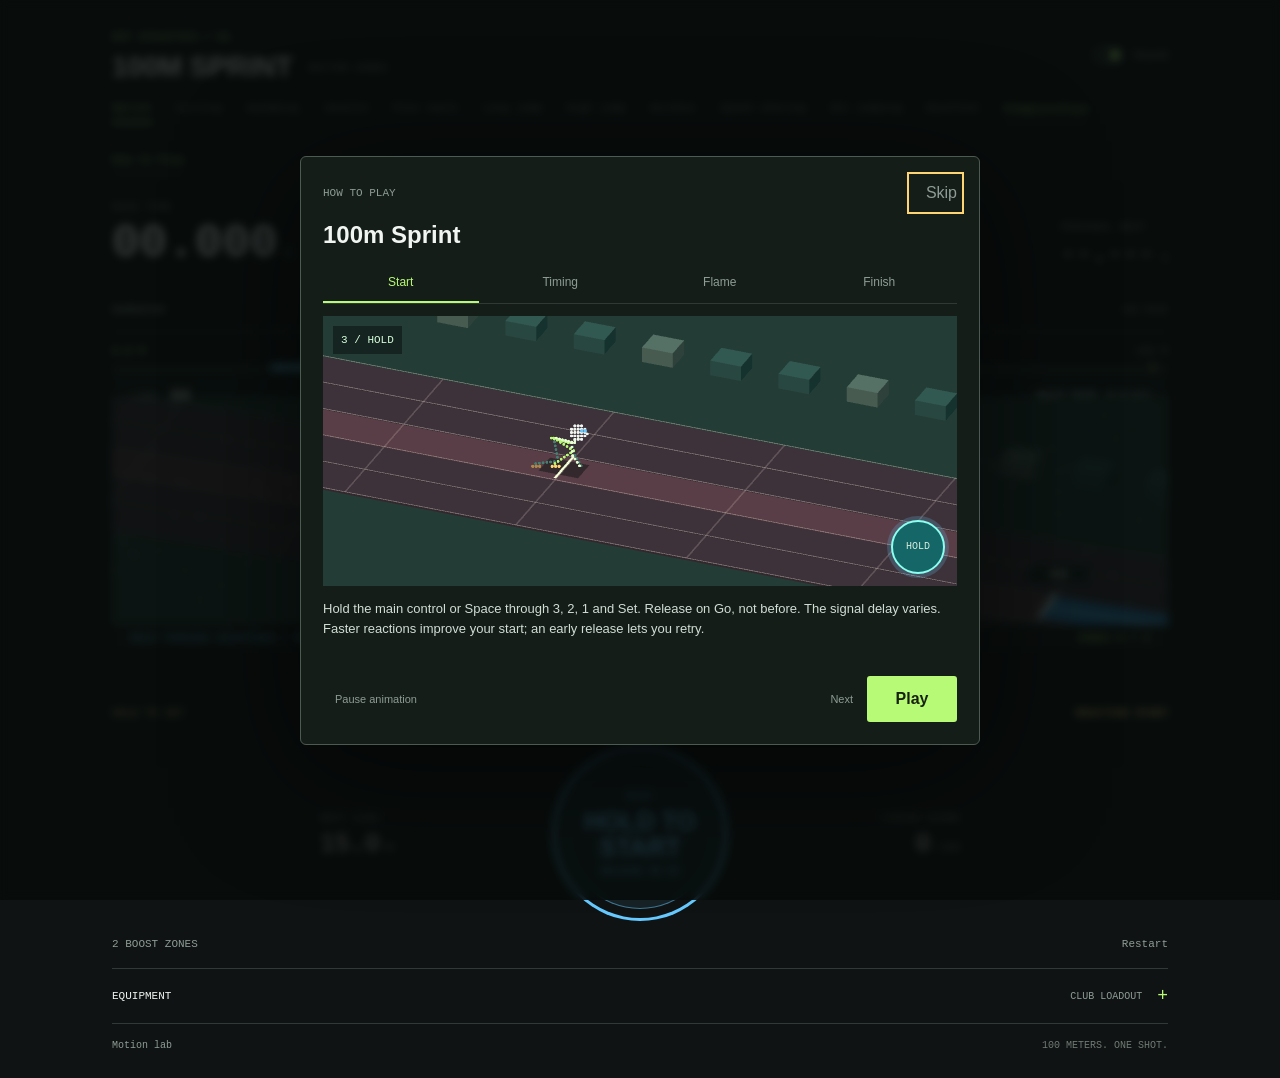
<file: index.html>
<!doctype html>
<html lang="en">
<head>
  <meta charset="utf-8">
  <meta name="viewport" content="width=device-width,initial-scale=1">
  <meta http-equiv="refresh" content="0;url=./sprint/">
  <title>Prfmr | Dot Athletics</title>
</head>
<body>
  <a href="./sprint/">Play Dot Athletics</a>
</body>
</html>
</file>
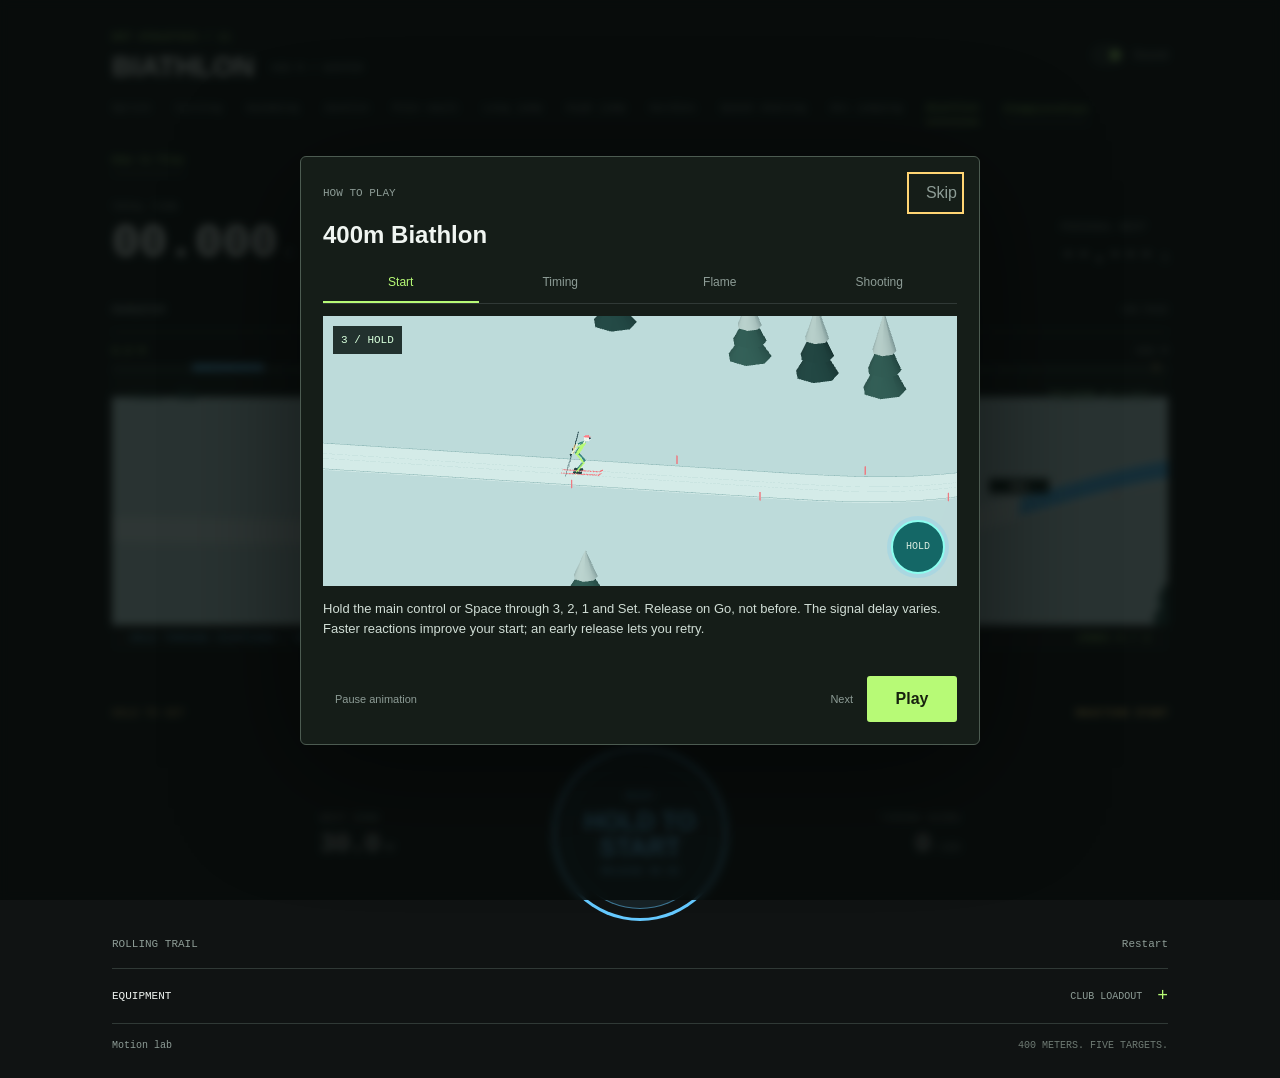
<file: biathlon/index.html>
<!doctype html>
<html lang="en">
<head>
  <meta charset="utf-8">
  <meta name="viewport" content="width=device-width,initial-scale=1,viewport-fit=cover">
  <meta name="theme-color" content="#101313">
  <title>Biathlon | Dot Athletics</title>
  <link rel="stylesheet" href="./biathlon.css?v=starts-1">
</head>
<body data-sport="biathlon">
  <main class="game">
    <header class="masthead">
      <div class="identity"><span class="brand">DOT ATHLETICS / 11</span><h1>BIATHLON<span class="event-tag">400 M / WINTER</span></h1></div>
      <label class="sound-toggle"><input id="sound" type="checkbox" checked><span>Sound</span></label>
    </header>
    <nav class="event-nav" aria-label="Event"><a href="../sprint/">Sprint</a><a href="../cycling/">Cycling</a><a href="../swimming/">Swimming</a><a href="../javelin/">Javelin</a><a href="../pole-vault/">Pole vault</a><a href="../long-jump/">Long jump</a><a href="../high-jump/">High jump</a><a href="../hurdles/">Hurdles</a><a href="../speed-skating/">Speed skating</a><a href="../ski-jumping/">Ski jumping</a><a href="./" aria-current="page">Biathlon</a></nav>
    <section class="scoreboard" aria-label="Race telemetry">
      <div class="clock-block"><span class="eyebrow">TOTAL TIME</span><div class="clock"><output id="clock" aria-live="off">00.000</output><span>s</span></div></div>
      <div class="metric"><span class="eyebrow">SPEED</span><div><output id="speed" aria-live="off">0.0</output><span>km/h</span></div></div>
      <div class="metric best"><span class="eyebrow">PERSONAL BEST</span><div><output id="best">--.---</output><span>s</span></div></div>
    </section>
    <section class="race-surface" aria-label="Biathlon trail">
      <div class="timeline-head"><span id="distance">0.0 M</span><span>400 M</span></div>
      <div class="timeline" role="progressbar" aria-label="Distance" aria-valuemin="0" aria-valuemax="400" aria-valuenow="0">
        <div id="progress"></div><i class="marker finish" title="Finish: 400 meters"></i><i class="range-marker" title="Shooting range: 200 meters"></i>
      </div>
      <div class="track">
        <canvas id="track" role="img" aria-label="Dot-matrix biathlete skiing over snowy hills through blue timing zones, stopping at five shooting targets"></canvas>
        <div class="track-top"><span class="lane">TRAIL <b>01</b></span><span class="live-label"><i></i><span id="meet-label">WINTER / 400 M</span></span></div>
        <div class="race-call" id="race-call">READY</div>
        <div id="range-panel" class="range-panel" role="group" aria-label="Shooting targets and aiming sight" hidden>
          <span id="range-title">TARGET 1 / 5</span>
          <div class="target-row"><i class="target-light" role="img" aria-label="Target 1: pending"></i><i class="target-light" role="img" aria-label="Target 2: pending"></i><i class="target-light" role="img" aria-label="Target 3: pending"></i><i class="target-light" role="img" aria-label="Target 4: pending"></i><i class="target-light" role="img" aria-label="Target 5: pending"></i></div>
          <div id="scope" class="scope" aria-hidden="true"><i class="sweet-spot"></i><i id="sight" class="sight"></i></div>
          <span id="range-score" class="range-score">HOLD TO AIM</span>
        </div>
        <div id="scene-error" class="pause-panel" hidden><strong>3D VIEW UNAVAILABLE</strong><span>WebGL is unavailable in this browser.</span></div>
        <div class="track-bottom"><span id="feedback">ON YOUR MARKS</span><span id="zone-count">ZONES 0 / 2</span></div>
        <div id="pause-panel" class="pause-panel" hidden><strong>PAUSED</strong><button id="resume" type="button">Resume race</button></div>
      </div>
    </section>
    <section class="interaction" aria-label="Race control">
      <ol class="phases" aria-label="Race phases"><li data-phase="run" class="active"><span>01</span><b>SKI</b></li><li data-phase="shoot"><span>02</span><b>RANGE</b></li><li data-phase="line"><span>03</span><b>FINISH</b></li></ol>
      <div class="control-row">
        <div class="control-stat"><span class="eyebrow" id="left-label">NEXT ZONE</span><strong id="left-value">28.0<span>M</span></strong></div>
        <button id="trigger" class="trigger" type="button" aria-label="Start race" title="Hold / release: Space">
          <span class="trigger-ring"></span><span class="trigger-core"><small id="trigger-top">READY</small><strong id="trigger-main">START RACE</strong><small id="trigger-bottom">400 METERS</small></span>
        </button>
        <div class="control-stat right"><span class="eyebrow" id="right-label">TIMING SCORE</span><strong id="right-value">0<span>/ 100</span></strong></div>
      </div>
      <div class="control-footer"><span id="phase-note">ROLLING TRAIL</span><button id="restart" class="text-button" type="button">Restart</button></div>
    </section>
    <details class="equipment">
      <summary><span>EQUIPMENT</span><span id="kit-label">CLUB LOADOUT</span><span class="chevron" aria-hidden="true">+</span></summary>
      <fieldset id="gear"><legend class="sr-only">Equipped biathlon gear</legend>
        <label>FOCUS BAND<select id="gear-band"><option value="0">Club band</option><option value="1">Focus band</option><option value="2">Precision band</option></select><output id="stat-band"></output></label>
        <label>SKI POLES<select id="gear-blocks"><option value="0">Club poles</option><option value="1">Carbon poles</option><option value="2">Race poles</option></select><output id="stat-blocks"></output></label>
        <label>SKIS<select id="gear-spikes"><option value="0">Club skis</option><option value="1">Glide skis</option><option value="2">Race skis</option></select><output id="stat-spikes"></output></label>
        <label>RACE SUIT<select id="gear-kit"><option value="0">Club suit</option><option value="1">Aero suit</option><option value="2">Endurance suit</option></select><output id="stat-kit"></output></label>
      </fieldset>
    </details>
    <footer class="page-footer"><a href="../dot-matrix-demo.html">Motion lab</a><span>400 METERS. FIVE TARGETS.</span></footer>
    <div id="announcer" class="sr-only" aria-live="polite"></div>
  </main>
  <dialog id="result-dialog" aria-labelledby="result-title"><div class="result-tag" id="result-tag">OFFICIAL RESULT</div><h2 id="result-title">Finish</h2><div class="result-time" id="result-time"></div><p id="result-detail"></p><dl id="result-stats"></dl><details class="zone-breakdown"><summary>Zone breakdown</summary><ol id="zone-results"></ol></details><button id="again" class="primary-button" type="button">Race again</button></dialog>
  <script type="module" src="../sprint/game.mjs?v=starts-1"></script>
</body>
</html>
</file>
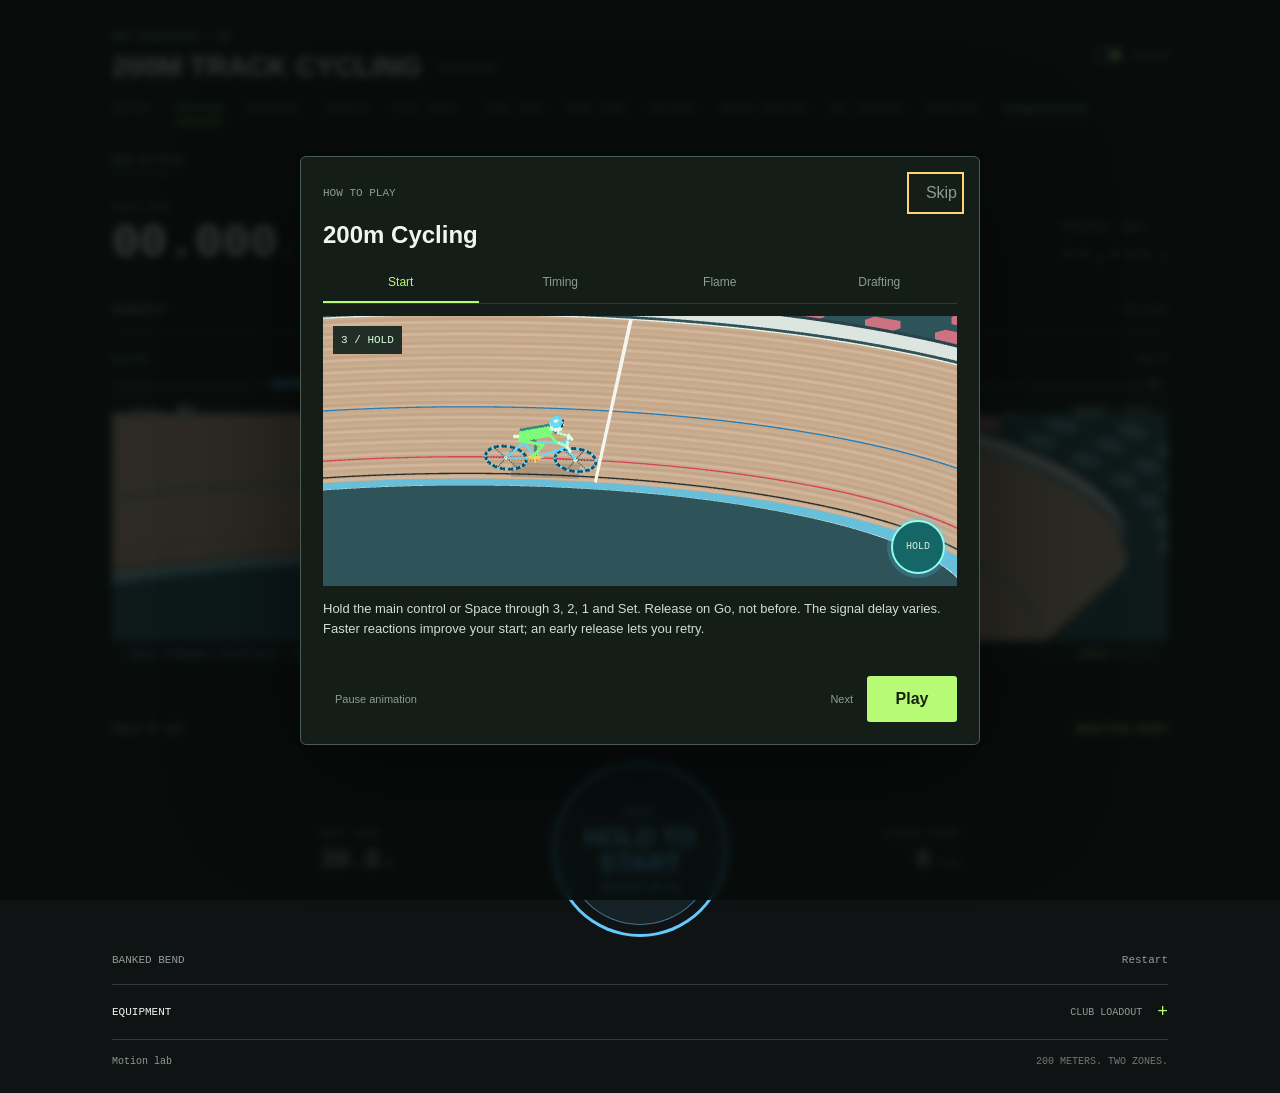
<file: cycling/index.html>
<!doctype html>
<html lang="en">
<head>
  <meta charset="utf-8">
  <meta name="viewport" content="width=device-width,initial-scale=1,viewport-fit=cover">
  <meta name="theme-color" content="#101313">
  <title>200M Track Cycling | Dot Athletics</title>
  <link rel="stylesheet" href="./cycling.css?v=starts-1">
</head>
<body data-sport="cycling">
  <main class="game">
    <header class="masthead">
      <div class="identity"><span class="brand">DOT ATHLETICS / 02</span><h1>200M TRACK CYCLING<span class="event-tag">VELODROME</span></h1></div>
      <label class="sound-toggle"><input id="sound" type="checkbox" checked><span>Sound</span></label>
    </header>
    <nav class="event-nav" aria-label="Event"><a href="../sprint/">Sprint</a><a href="./" aria-current="page">Cycling</a><a href="../swimming/">Swimming</a><a href="../javelin/">Javelin</a><a href="../pole-vault/">Pole vault</a><a href="../long-jump/">Long jump</a><a href="../high-jump/">High jump</a><a href="../hurdles/">Hurdles</a><a href="../speed-skating/">Speed skating</a><a href="../ski-jumping/">Ski jumping</a><a href="../biathlon/">Biathlon</a></nav>

    <section class="scoreboard" aria-label="Race telemetry">
      <div class="clock-block"><span class="eyebrow">RACE TIME</span><div class="clock"><output id="clock" aria-live="off">00.000</output><span>s</span></div></div>
      <div class="metric"><span class="eyebrow">SPEED</span><div><output id="speed" aria-live="off">0.0</output><span>km/h</span></div></div>
      <div class="metric best"><span class="eyebrow">PERSONAL BEST</span><div><output id="best">--.---</output><span>s</span></div></div>
    </section>

    <section class="race-surface" aria-label="Cycling track">
      <div class="timeline-head"><span id="distance">0.0 M</span><div class="camera-modes" role="group" aria-label="Camera view"><button type="button" data-camera="ride" aria-pressed="true">Ride</button><button type="button" data-camera="track" aria-pressed="false">Track</button></div><span>200 M</span></div>
      <div class="timeline" role="progressbar" aria-label="Distance" aria-valuemin="0" aria-valuemax="200" aria-valuenow="0">
        <div id="progress"></div><i class="marker finish" title="Final straight: 197 meters"></i>
      </div>
      <div class="track">
        <canvas id="track" role="img" aria-label="Dot-matrix track cyclist riding through blue boost zones on a banked oval velodrome"></canvas>
        <div class="track-top"><span class="lane">TRACK <b>01</b></span><span class="live-label"><i></i><span id="meet-label">VELODROME / 200 M</span></span></div>
        <div class="race-call" id="race-call">READY</div>
        <div id="scene-error" class="pause-panel" hidden><strong>3D VIEW UNAVAILABLE</strong><span>WebGL is unavailable in this browser.</span></div>
        <div class="track-bottom"><span id="feedback">ON YOUR MARKS</span><span id="zone-count">ZONES 0 / 2</span></div>
        <div id="pause-panel" class="pause-panel" hidden><strong>PAUSED</strong><button id="resume" type="button">Resume race</button></div>
      </div>
    </section>

    <section class="interaction" aria-label="Race control">
      <ol class="phases" aria-label="Race phases">
        <li data-phase="run" class="active"><span>01</span><b>RIDE</b></li>
        <li data-phase="zone"><span>02</span><b>BOOST ZONE</b></li>
        <li data-phase="line"><span>03</span><b>THE LINE</b></li>
      </ol>
      <div class="control-row">
        <div class="control-stat"><span class="eyebrow" id="left-label">NEXT ZONE</span><strong id="left-value">30.0<span>M</span></strong></div>
        <button id="trigger" class="trigger" type="button" aria-label="Start race" title="Hold / release: Space">
          <span class="trigger-ring"></span><span class="trigger-core"><small id="trigger-top">READY</small><strong id="trigger-main">START RACE</strong><small id="trigger-bottom">200 METERS</small></span>
        </button>
        <div class="control-stat right"><span class="eyebrow" id="right-label">TIMING SCORE</span><strong id="right-value">0<span>/ 100</span></strong></div>
      </div>
      <div class="control-footer"><span id="phase-note">2 BOOST ZONES</span><button id="restart" class="text-button" type="button">Restart</button></div>
    </section>

    <details class="equipment">
      <summary><span>EQUIPMENT</span><span id="kit-label">CLUB LOADOUT</span><span class="chevron" aria-hidden="true">+</span></summary>
      <fieldset id="gear"><legend class="sr-only">Equipped cycling gear</legend>
        <label>BIKE COMPUTER<select id="gear-band"><option value="0">Club computer</option><option value="1">Precision computer</option><option value="2">Race computer</option></select><output id="stat-band"></output></label>
        <label>CRANKSET<select id="gear-blocks"><option value="0">Club crankset</option><option value="1">Stiff crankset</option><option value="2">Race crankset</option></select><output id="stat-blocks"></output></label>
        <label>WHEELSET<select id="gear-spikes"><option value="0">Club wheels</option><option value="1">Aero wheels</option><option value="2">Carbon wheels</option></select><output id="stat-spikes"></output></label>
        <label>CYCLING KIT<select id="gear-kit"><option value="0">Club jersey</option><option value="1">Aero jersey</option><option value="2">Race skinsuit</option></select><output id="stat-kit"></output></label>
      </fieldset>
    </details>
    <footer class="page-footer"><a href="../dot-matrix-demo.html">Motion lab</a><span>200 METERS. TWO ZONES.</span></footer>
    <div id="announcer" class="sr-only" aria-live="polite"></div>
  </main>

  <dialog id="result-dialog" aria-labelledby="result-title">
    <div class="result-tag" id="result-tag">OFFICIAL RESULT</div>
    <h2 id="result-title">Finish</h2>
    <div class="result-time" id="result-time"></div>
    <p id="result-detail"></p>
    <dl id="result-stats"></dl>
    <details class="zone-breakdown"><summary>Zone breakdown</summary><ol id="zone-results"></ol></details>
    <button id="again" class="primary-button" type="button">Race again</button>
  </dialog>
  <script type="module" src="../sprint/game.mjs?v=starts-1"></script>
</body>
</html>
</file>
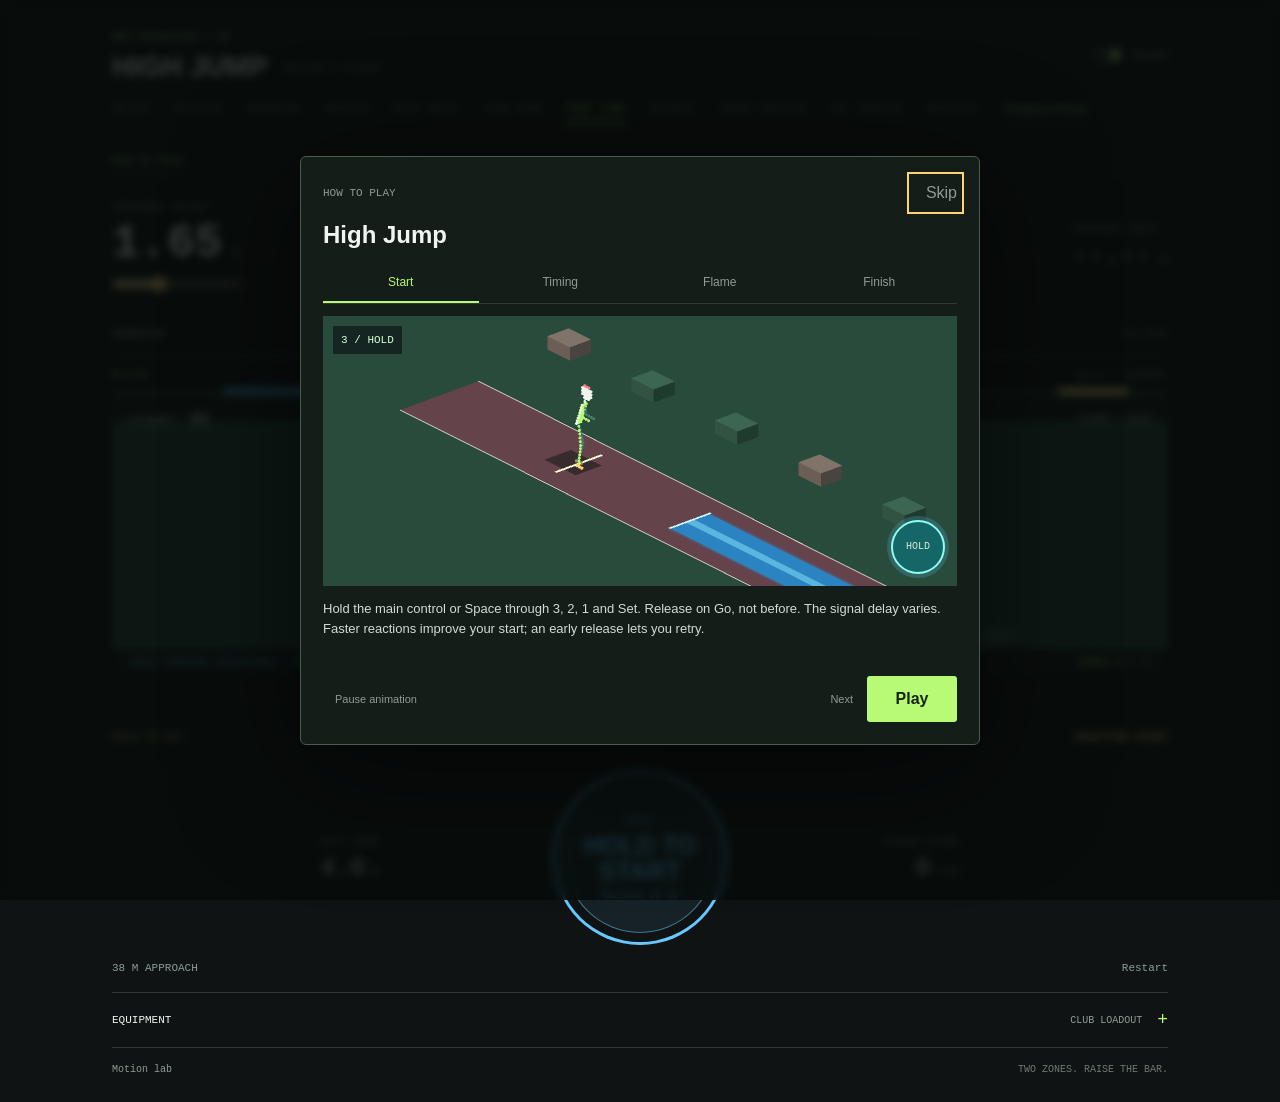
<file: high-jump/index.html>
<!doctype html>
<html lang="en">
<head>
  <meta charset="utf-8"><meta name="viewport" content="width=device-width,initial-scale=1,viewport-fit=cover">
  <meta name="theme-color" content="#101313"><title>High Jump | Dot Athletics</title>
  <link rel="stylesheet" href="../sprint/sprint.css?v=starts-1"><link rel="stylesheet" href="./high-jump.css?v=starts-1">
</head>
<body data-sport="high-jump">
  <main class="game">
    <header class="masthead"><div class="identity"><span class="brand">DOT ATHLETICS / 07</span><h1>HIGH JUMP<span class="event-tag">RHYTHM &amp; FLIGHT</span></h1></div><label class="sound-toggle"><input id="sound" type="checkbox" checked><span>Sound</span></label></header>
    <nav class="event-nav" aria-label="Event"><a href="../sprint/">Sprint</a><a href="../cycling/">Cycling</a><a href="../swimming/">Swimming</a><a href="../javelin/">Javelin</a><a href="../pole-vault/">Pole vault</a><a href="../long-jump/">Long jump</a><a href="./" aria-current="page">High jump</a><a href="../hurdles/">Hurdles</a><a href="../speed-skating/">Speed skating</a><a href="../ski-jumping/">Ski jumping</a><a href="../biathlon/">Biathlon</a></nav>
    <section class="scoreboard" aria-label="High jump telemetry">
      <div class="clock-block"><label class="eyebrow" for="bar-height">CROSSBAR HEIGHT</label><div class="clock"><output id="bar-value" for="bar-height">1.65</output><span>m</span></div><input id="bar-height" type="range" min="1.2" max="2.5" step="0.05" value="1.65" aria-label="Crossbar height"></div>
      <div class="metric"><span class="eyebrow" id="speed-label">SPEED</span><div><output id="speed" aria-live="off">0.0</output><span id="speed-unit">m/s</span></div></div>
      <div class="metric best"><span class="eyebrow">PERSONAL BEST</span><div><output id="best">--.--</output><span>m</span></div></div>
    </section>
    <section class="race-surface" aria-label="High jump approach, crossbar and landing mat">
      <div class="timeline-head"><span id="distance">0.0 M</span><span>38 M / TAKEOFF</span></div>
      <div class="timeline" role="progressbar" aria-label="Approach distance" aria-valuemin="0" aria-valuemax="38" aria-valuenow="0"><div id="progress"></div><i class="takeoff-marker" title="Takeoff zone: hold at 34m, release at 36.6m"></i></div>
      <div class="track">
        <canvas id="track" role="img" aria-label="Dot-matrix high jumper on a curved approach, jumping backwards over a crossbar onto a landing mat"></canvas>
        <div class="track-top"><span class="lane">ATTEMPT <b id="attempt">01</b></span><span class="live-label"><i></i><span id="meet-label">RHYTHM JUMP</span></span></div>
        <div class="race-call" id="race-call">READY</div>
        <div id="scene-error" class="pause-panel" hidden><strong>3D VIEW UNAVAILABLE</strong><span>WebGL is unavailable in this browser.</span></div>
        <div class="track-bottom"><span id="feedback">ON YOUR MARKS</span><span id="zone-count">ZONES 0 / 2</span></div>
        <div id="pause-panel" class="pause-panel" hidden><strong>PAUSED</strong><button id="resume" type="button">Resume attempt</button></div>
      </div>
    </section>
    <section class="interaction" aria-label="High jump control">
      <ol class="phases" aria-label="Attempt phases"><li data-phase="run" class="active"><span>01</span><b>RUN-UP</b></li><li data-phase="zone"><span>02</span><b>BOOST ZONE</b></li><li data-phase="line"><span>03</span><b>TAKEOFF</b></li></ol>
      <div class="control-row">
        <div class="control-stat"><span class="eyebrow" id="left-label">NEXT ZONE</span><strong id="left-value">5.0<span>M</span></strong></div>
        <button id="trigger" class="trigger" type="button" aria-label="Start approach" title="Hold / release: Space"><span class="trigger-ring"></span><span class="trigger-core"><small id="trigger-top">READY</small><strong id="trigger-main">START RUN</strong><small id="trigger-bottom">2 BOOST ZONES</small></span></button>
        <div class="control-stat right"><span class="eyebrow" id="right-label">TIMING SCORE</span><strong id="right-value">0<span>/ 100</span></strong></div>
      </div>
      <div class="control-footer"><span id="phase-note">38 M APPROACH</span><button id="restart" class="text-button" type="button">Restart</button></div>
    </section>
    <details class="equipment"><summary><span>EQUIPMENT</span><span id="kit-label">CLUB LOADOUT</span><span class="chevron" aria-hidden="true">+</span></summary>
      <fieldset id="gear"><legend class="sr-only">Equipped high jump gear</legend>
        <label>TIMING BAND<select id="gear-band"><option value="0">Club band</option><option value="1">Precision band</option><option value="2">Competition band</option></select><output id="stat-band"></output></label>
        <label>RUN-UP INSOLES<select id="gear-blocks"><option value="0">Club insoles</option><option value="1">Spring insoles</option><option value="2">Elite insoles</option></select><output id="stat-blocks"></output></label>
        <label>JUMP SPIKES<select id="gear-spikes"><option value="0">Club spikes</option><option value="1">Velocity spikes</option><option value="2">Elite spikes</option></select><output id="stat-spikes"></output></label>
        <label>JUMP SUIT<select id="gear-kit"><option value="0">Club suit</option><option value="1">Aero suit</option><option value="2">Endurance suit</option></select><output id="stat-kit"></output></label>
      </fieldset>
    </details>
    <footer class="page-footer"><a href="../dot-matrix-demo.html">Motion lab</a><span>TWO ZONES. RAISE THE BAR.</span></footer><div id="announcer" class="sr-only" aria-live="polite"></div>
  </main>
  <dialog id="result-dialog" aria-labelledby="result-title">
    <div class="result-tag" id="result-tag">OFFICIAL RESULT</div><h2 id="result-title">High jump</h2><div class="result-time"><span id="result-mark">--.--</span><small id="result-unit">m</small></div><p id="result-detail"></p><dl id="result-stats"></dl>
    <details class="zone-breakdown"><summary>Run-up breakdown</summary><ol id="zone-results"></ol></details><button id="again" class="primary-button" type="button">Jump again</button><button id="retry" class="text-button retry" type="button" hidden>Retry this height</button>
  </dialog>
  <script type="module" src="./game.mjs?v=starts-1"></script>
</body>
</html>
</file>
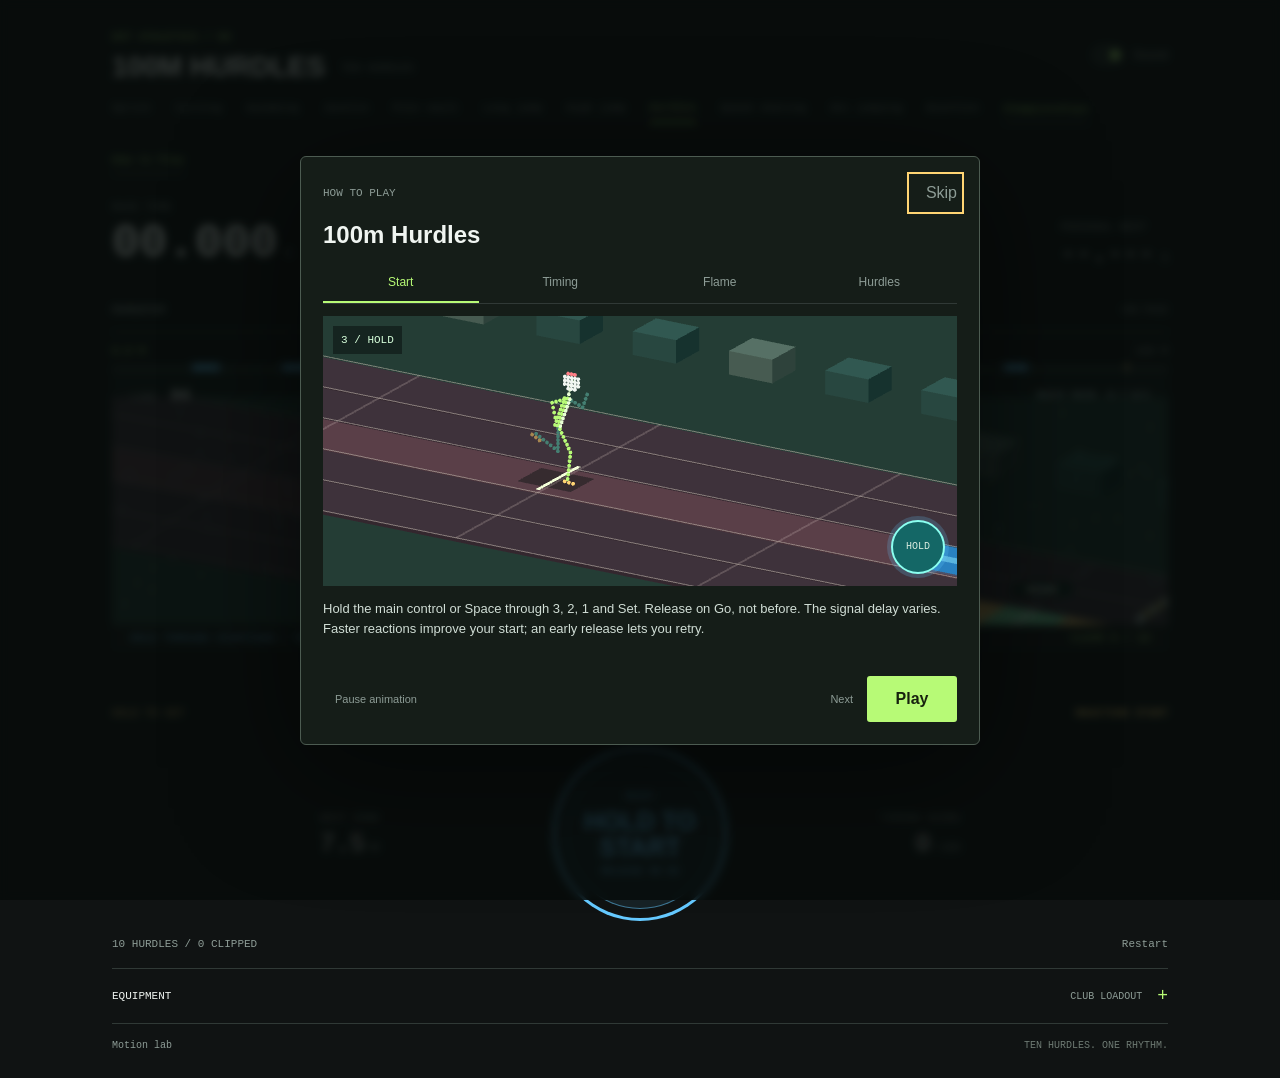
<file: hurdles/index.html>
<!doctype html>
<html lang="en">
<head>
  <meta charset="utf-8">
  <meta name="viewport" content="width=device-width,initial-scale=1,viewport-fit=cover">
  <meta name="theme-color" content="#101313">
  <title>100M Hurdles | Dot Athletics</title>
  <link rel="stylesheet" href="../sprint/sprint.css?v=starts-1">
</head>
<body data-sport="hurdles">
  <main class="game">
    <header class="masthead">
      <div class="identity"><span class="brand">DOT ATHLETICS / 08</span><h1>100M HURDLES<span class="event-tag">TEN HURDLES</span></h1></div>
      <label class="sound-toggle"><input id="sound" type="checkbox" checked><span>Sound</span></label>
    </header>
    <nav class="event-nav" aria-label="Event"><a href="../sprint/">Sprint</a><a href="../cycling/">Cycling</a><a href="../swimming/">Swimming</a><a href="../javelin/">Javelin</a><a href="../pole-vault/">Pole vault</a><a href="../long-jump/">Long jump</a><a href="../high-jump/">High jump</a><a href="./" aria-current="page">Hurdles</a><a href="../speed-skating/">Speed skating</a><a href="../ski-jumping/">Ski jumping</a><a href="../biathlon/">Biathlon</a></nav>

    <section class="scoreboard" aria-label="Race telemetry">
      <div class="clock-block"><span class="eyebrow">RACE TIME</span><div class="clock"><output id="clock" aria-live="off">00.000</output><span>s</span></div></div>
      <div class="metric"><span class="eyebrow">VELOCITY</span><div><output id="speed" aria-live="off">0.0</output><span>m/s</span></div></div>
      <div class="metric best"><span class="eyebrow">PERSONAL BEST</span><div><output id="best">--.---</output><span>s</span></div></div>
    </section>

    <section class="race-surface" aria-label="Hurdles track">
      <div class="timeline-head"><span id="distance">0.0 M</span><span>100 M</span></div>
      <div class="timeline" role="progressbar" aria-label="Distance" aria-valuemin="0" aria-valuemax="100" aria-valuenow="0">
        <div id="progress"></div><i class="marker finish" title="Home straight: 96 meters"></i>
      </div>
      <div class="track">
        <canvas id="track" role="img" aria-label="Dot-matrix hurdler jumping ten barriers on a 100 meter track"></canvas>
        <div class="track-top"><span class="lane">LANE <b>04</b></span><span class="live-label"><i></i><span id="meet-label">RHYTHM HURDLES</span></span></div>
        <div class="race-call" id="race-call">READY</div>
        <div id="scene-error" class="pause-panel" hidden><strong>3D VIEW UNAVAILABLE</strong><span>WebGL is unavailable in this browser.</span></div>
        <div class="track-bottom"><span id="feedback">ON YOUR MARKS</span><span id="zone-count">CLEAR 0 / 10</span></div>
        <div id="pause-panel" class="pause-panel" hidden><strong>PAUSED</strong><button id="resume" type="button">Resume race</button></div>
      </div>
    </section>

    <section class="interaction" aria-label="Race control">
      <ol class="phases" aria-label="Race phases">
        <li data-phase="run" class="active"><span>01</span><b>RUN</b></li>
        <li data-phase="zone"><span>02</span><b>TAKEOFF</b></li>
        <li data-phase="line"><span>03</span><b>THE LINE</b></li>
      </ol>
      <div class="control-row">
        <div class="control-stat"><span class="eyebrow" id="left-label">NEXT ZONE</span><strong id="left-value">7.5<span>M</span></strong></div>
        <button id="trigger" class="trigger" type="button" aria-label="Start race" title="Hold / release: Space">
          <span class="trigger-ring"></span><span class="trigger-core"><small id="trigger-top">READY</small><strong id="trigger-main">START RACE</strong><small id="trigger-bottom">100 METERS</small></span>
        </button>
        <div class="control-stat right"><span class="eyebrow" id="right-label">TIMING SCORE</span><strong id="right-value">0<span>/ 100</span></strong></div>
      </div>
      <div class="control-footer"><span id="phase-note">10 HURDLES</span><button id="restart" class="text-button" type="button">Restart</button></div>
    </section>

    <details class="equipment">
      <summary><span>EQUIPMENT</span><span id="kit-label">CLUB LOADOUT</span><span class="chevron" aria-hidden="true">+</span></summary>
      <fieldset id="gear"><legend class="sr-only">Equipped gear</legend>
        <label>TIMING BAND<select id="gear-band"><option value="0">Club band</option><option value="1">Focus band</option><option value="2">Reflex band</option></select><output id="stat-band"></output></label>
        <label>STARTING BLOCKS<select id="gear-blocks"><option value="0">Club blocks</option><option value="1">Launch blocks</option><option value="2">Carbon blocks</option></select><output id="stat-blocks"></output></label>
        <label>RACE SPIKES<select id="gear-spikes"><option value="0">Club spikes</option><option value="1">Velocity spikes</option><option value="2">Elite spikes</option></select><output id="stat-spikes"></output></label>
        <label>RACE KIT<select id="gear-kit"><option value="0">Club kit</option><option value="1">Aero kit</option><option value="2">Endurance kit</option></select><output id="stat-kit"></output></label>
      </fieldset>
    </details>
    <footer class="page-footer"><a href="../dot-matrix-demo.html">Motion lab</a><span>TEN HURDLES. ONE RHYTHM.</span></footer>
    <div id="announcer" class="sr-only" aria-live="polite"></div>
  </main>

  <dialog id="result-dialog" aria-labelledby="result-title">
    <div class="result-tag" id="result-tag">OFFICIAL RESULT</div>
    <h2 id="result-title">Finish</h2>
    <div class="result-time" id="result-time"></div>
    <p id="result-detail"></p>
    <dl id="result-stats"></dl>
    <details class="zone-breakdown"><summary>Zone breakdown</summary><ol id="zone-results"></ol></details>
    <button id="again" class="primary-button" type="button">Race again</button>
  </dialog>
  <script type="module" src="../sprint/game.mjs?v=starts-1"></script>
</body>
</html>
</file>
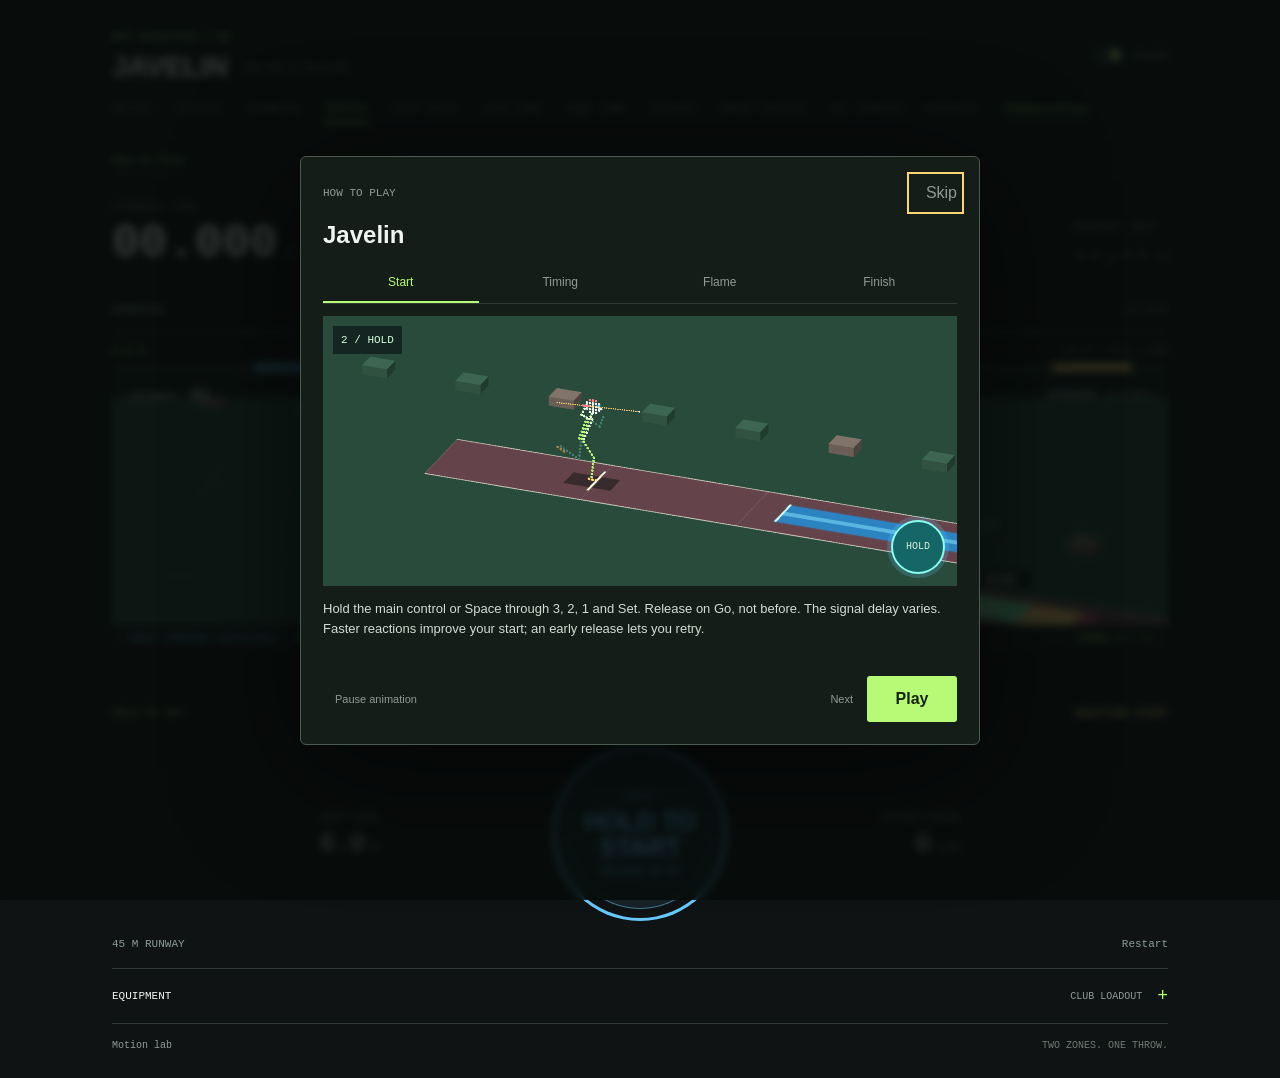
<file: javelin/index.html>
<!doctype html>
<html lang="en">
<head>
  <meta charset="utf-8"><meta name="viewport" content="width=device-width,initial-scale=1,viewport-fit=cover">
  <meta name="theme-color" content="#101313"><title>Javelin | Dot Athletics</title>
  <link rel="stylesheet" href="../sprint/sprint.css?v=starts-1"><link rel="stylesheet" href="./javelin.css?v=starts-1">
</head>
<body data-sport="javelin">
  <main class="game">
    <header class="masthead"><div class="identity"><span class="brand">DOT ATHLETICS / 04</span><h1>JAVELIN<span class="event-tag">RHYTHM &amp; RELEASE</span></h1></div><label class="sound-toggle"><input id="sound" type="checkbox" checked><span>Sound</span></label></header>
    <nav class="event-nav" aria-label="Event"><a href="../sprint/">Sprint</a><a href="../cycling/">Cycling</a><a href="../swimming/">Swimming</a><a href="./" aria-current="page">Javelin</a><a href="../pole-vault/">Pole vault</a><a href="../long-jump/">Long jump</a><a href="../high-jump/">High jump</a><a href="../hurdles/">Hurdles</a><a href="../speed-skating/">Speed skating</a><a href="../ski-jumping/">Ski jumping</a><a href="../biathlon/">Biathlon</a></nav>
    <section class="scoreboard" aria-label="Throw telemetry">
      <div class="clock-block"><span class="eyebrow" id="main-label">APPROACH TIME</span><div class="clock"><output id="clock" aria-live="off">00.000</output><span id="main-unit">s</span></div></div>
      <div class="metric"><span class="eyebrow" id="speed-label">SPEED</span><div><output id="speed" aria-live="off">0.0</output><span id="speed-unit">m/s</span></div></div>
      <div class="metric best"><span class="eyebrow">PERSONAL BEST</span><div><output id="best">--.--</output><span>m</span></div></div>
    </section>
    <section class="race-surface" aria-label="Javelin runway and landing sector">
      <div class="timeline-head"><span id="distance">0.0 M</span><span>45 M / FOUL LINE</span></div>
      <div class="timeline" role="progressbar" aria-label="Runway distance" aria-valuemin="0" aria-valuemax="45" aria-valuenow="0"><div id="progress"></div><i class="throw-marker" title="Throw zone: hold at 40m, release at 43.5m"></i></div>
      <div class="track">
        <canvas id="track" role="img" aria-label="Dot-matrix javelin athlete on a runway with blue timing strips and a gold throw zone"></canvas>
        <div class="track-top"><span class="lane">ATTEMPT <b id="attempt">01</b></span><span class="live-label"><i></i><span id="meet-label">RHYTHM THROW</span></span></div>
        <div class="race-call" id="race-call">READY</div>
        <div id="scene-error" class="pause-panel" hidden><strong>3D VIEW UNAVAILABLE</strong><span>WebGL is unavailable in this browser.</span></div>
        <div class="track-bottom"><span id="feedback">ON YOUR MARKS</span><span id="zone-count">ZONES 0 / 2</span></div>
        <div id="pause-panel" class="pause-panel" hidden><strong>PAUSED</strong><button id="resume" type="button">Resume attempt</button></div>
      </div>
    </section>
    <section class="interaction" aria-label="Throw control">
      <ol class="phases" aria-label="Attempt phases"><li data-phase="run" class="active"><span>01</span><b>RUN-UP</b></li><li data-phase="zone"><span>02</span><b>BOOST ZONE</b></li><li data-phase="line"><span>03</span><b>THROW</b></li></ol>
      <div class="control-row">
        <div class="control-stat"><span class="eyebrow" id="left-label">NEXT ZONE</span><strong id="left-value">6.0<span>M</span></strong></div>
        <button id="trigger" class="trigger" type="button" aria-label="Start approach" title="Hold / release: Space"><span class="trigger-ring"></span><span class="trigger-core"><small id="trigger-top">READY</small><strong id="trigger-main">START RUN</strong><small id="trigger-bottom">2 BOOST ZONES</small></span></button>
        <div class="control-stat right"><span class="eyebrow" id="right-label">TIMING SCORE</span><strong id="right-value">0<span>/ 100</span></strong></div>
      </div>
      <div class="control-footer"><span id="phase-note">45 M RUNWAY</span><button id="restart" class="text-button" type="button">Restart</button></div>
    </section>
    <details class="equipment"><summary><span>EQUIPMENT</span><span id="kit-label">CLUB LOADOUT</span><span class="chevron" aria-hidden="true">+</span></summary>
      <fieldset id="gear"><legend class="sr-only">Equipped javelin gear</legend>
        <label>GRIP TAPE<select id="gear-band"><option value="0">Club grip</option><option value="1">Precision grip</option><option value="2">Competition grip</option></select><output id="stat-band"></output></label>
        <label>LAUNCH INSOLES<select id="gear-blocks"><option value="0">Club insoles</option><option value="1">Spring insoles</option><option value="2">Elite insoles</option></select><output id="stat-blocks"></output></label>
        <label>JAVELIN SPIKES<select id="gear-spikes"><option value="0">Club spikes</option><option value="1">Velocity spikes</option><option value="2">Elite spikes</option></select><output id="stat-spikes"></output></label>
        <label>THROWING KIT<select id="gear-kit"><option value="0">Club kit</option><option value="1">Aero kit</option><option value="2">Endurance kit</option></select><output id="stat-kit"></output></label>
      </fieldset>
    </details>
    <footer class="page-footer"><a href="../dot-matrix-demo.html">Motion lab</a><span>TWO ZONES. ONE THROW.</span></footer><div id="announcer" class="sr-only" aria-live="polite"></div>
  </main>
  <dialog id="result-dialog" aria-labelledby="result-title">
    <div class="result-tag" id="result-tag">OFFICIAL MARK</div><h2 id="result-title">Javelin</h2><div class="result-time"><span id="result-mark">--.--</span><small id="result-unit">m</small></div><p id="result-detail"></p><dl id="result-stats"></dl>
    <details class="zone-breakdown"><summary>Run-up breakdown</summary><ol id="zone-results"></ol></details><button id="again" class="primary-button" type="button">Throw again</button>
  </dialog>
  <script type="module" src="./game.mjs?v=starts-1"></script>
</body>
</html>
</file>
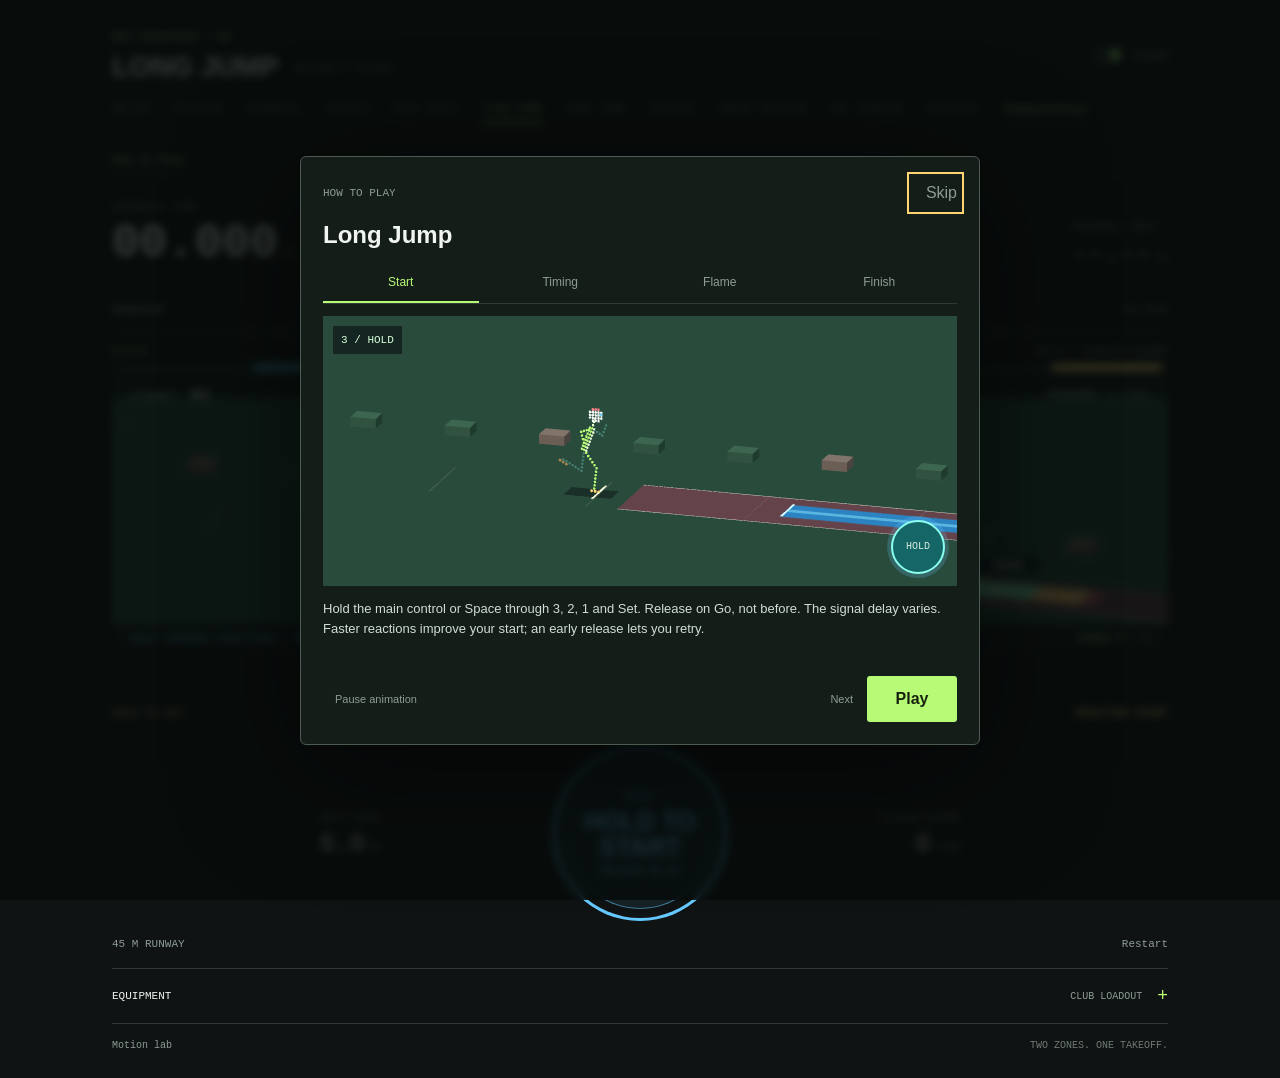
<file: long-jump/index.html>
<!doctype html>
<html lang="en">
<head>
  <meta charset="utf-8"><meta name="viewport" content="width=device-width,initial-scale=1,viewport-fit=cover">
  <meta name="theme-color" content="#101313"><title>Long Jump | Dot Athletics</title>
  <link rel="stylesheet" href="../sprint/sprint.css?v=starts-1"><link rel="stylesheet" href="./jump.css?v=starts-1">
</head>
<body data-sport="long-jump">
  <main class="game">
    <header class="masthead"><div class="identity"><span class="brand">DOT ATHLETICS / 06</span><h1>LONG JUMP<span class="event-tag">RHYTHM &amp; FLIGHT</span></h1></div><label class="sound-toggle"><input id="sound" type="checkbox" checked><span>Sound</span></label></header>
    <nav class="event-nav" aria-label="Event"><a href="../sprint/">Sprint</a><a href="../cycling/">Cycling</a><a href="../swimming/">Swimming</a><a href="../javelin/">Javelin</a><a href="../pole-vault/">Pole vault</a><a href="./" aria-current="page">Long jump</a><a href="../high-jump/">High jump</a><a href="../hurdles/">Hurdles</a><a href="../speed-skating/">Speed skating</a><a href="../ski-jumping/">Ski jumping</a><a href="../biathlon/">Biathlon</a></nav>
    <section class="scoreboard" aria-label="Jump telemetry">
      <div class="clock-block"><span class="eyebrow" id="main-label">APPROACH TIME</span><div class="clock"><output id="clock">00.000</output><span id="main-unit">s</span></div></div>
      <div class="metric"><span class="eyebrow" id="speed-label">SPEED</span><div><output id="speed" aria-live="off">0.0</output><span id="speed-unit">m/s</span></div></div>
      <div class="metric best"><span class="eyebrow">PERSONAL BEST</span><div><output id="best">--.--</output><span>m</span></div></div>
    </section>
    <section class="race-surface" aria-label="Long jump runway and sand pit">
      <div class="timeline-head"><span id="distance">0.0 M</span><span>45 M / TAKEOFF BOARD</span></div>
      <div class="timeline" role="progressbar" aria-label="Runway distance" aria-valuemin="0" aria-valuemax="45" aria-valuenow="0"><div id="progress"></div><i class="takeoff-marker" title="Takeoff zone: hold at 40m, release at 44.75m"></i></div>
      <div class="track">
        <canvas id="track" role="img" aria-label="Dot-matrix long jumper running over timing strips, jumping from a takeoff board and landing in sand"></canvas>
        <div class="track-top"><span class="lane">ATTEMPT <b id="attempt">01</b></span><span class="live-label"><i></i><span id="meet-label">RHYTHM JUMP</span></span></div>
        <div class="race-call" id="race-call">READY</div>
        <div id="scene-error" class="pause-panel" hidden><strong>3D VIEW UNAVAILABLE</strong><span>WebGL is unavailable in this browser.</span></div>
        <div class="track-bottom"><span id="feedback">ON YOUR MARKS</span><span id="zone-count">ZONES 0 / 2</span></div>
        <div id="pause-panel" class="pause-panel" hidden><strong>PAUSED</strong><button id="resume" type="button">Resume attempt</button></div>
      </div>
    </section>
    <section class="interaction" aria-label="Jump control">
      <ol class="phases" aria-label="Attempt phases"><li data-phase="run" class="active"><span>01</span><b>RUN-UP</b></li><li data-phase="zone"><span>02</span><b>BOOST ZONE</b></li><li data-phase="line"><span>03</span><b>TAKEOFF</b></li></ol>
      <div class="control-row">
        <div class="control-stat"><span class="eyebrow" id="left-label">NEXT ZONE</span><strong id="left-value">6.0<span>M</span></strong></div>
        <button id="trigger" class="trigger" type="button" aria-label="Start approach" title="Hold / release: Space"><span class="trigger-ring"></span><span class="trigger-core"><small id="trigger-top">READY</small><strong id="trigger-main">START RUN</strong><small id="trigger-bottom">2 BOOST ZONES</small></span></button>
        <div class="control-stat right"><span class="eyebrow" id="right-label">TIMING SCORE</span><strong id="right-value">0<span>/ 100</span></strong></div>
      </div>
      <div class="control-footer"><span id="phase-note">45 M RUNWAY</span><button id="restart" class="text-button" type="button">Restart</button></div>
    </section>
    <details class="equipment"><summary><span>EQUIPMENT</span><span id="kit-label">CLUB LOADOUT</span><span class="chevron" aria-hidden="true">+</span></summary>
      <fieldset id="gear"><legend class="sr-only">Equipped long jump gear</legend>
        <label>TIMING BAND<select id="gear-band"><option value="0">Club band</option><option value="1">Focus band</option><option value="2">Reflex band</option></select><output id="stat-band"></output></label>
        <label>RUN-UP INSOLES<select id="gear-blocks"><option value="0">Club insoles</option><option value="1">Spring insoles</option><option value="2">Elite insoles</option></select><output id="stat-blocks"></output></label>
        <label>JUMP SPIKES<select id="gear-spikes"><option value="0">Club spikes</option><option value="1">Velocity spikes</option><option value="2">Elite spikes</option></select><output id="stat-spikes"></output></label>
        <label>JUMP KIT<select id="gear-kit"><option value="0">Club kit</option><option value="1">Aero kit</option><option value="2">Endurance kit</option></select><output id="stat-kit"></output></label>
      </fieldset>
    </details>
    <footer class="page-footer"><a href="../dot-matrix-demo.html">Motion lab</a><span>TWO ZONES. ONE TAKEOFF.</span></footer><div id="announcer" class="sr-only" aria-live="polite"></div>
  </main>
  <dialog id="result-dialog" aria-labelledby="result-title">
    <div class="result-tag" id="result-tag">OFFICIAL RESULT</div><h2 id="result-title">Long jump</h2><div class="result-time"><span id="result-mark">--.--</span><small id="result-unit">m</small></div><p id="result-detail"></p><dl id="result-stats"></dl>
    <details class="zone-breakdown"><summary>Run-up breakdown</summary><ol id="zone-results"></ol></details><button id="again" class="primary-button" type="button">Jump again</button>
  </dialog>
  <script type="module" src="./game.mjs?v=starts-1"></script>
</body>
</html>
</file>
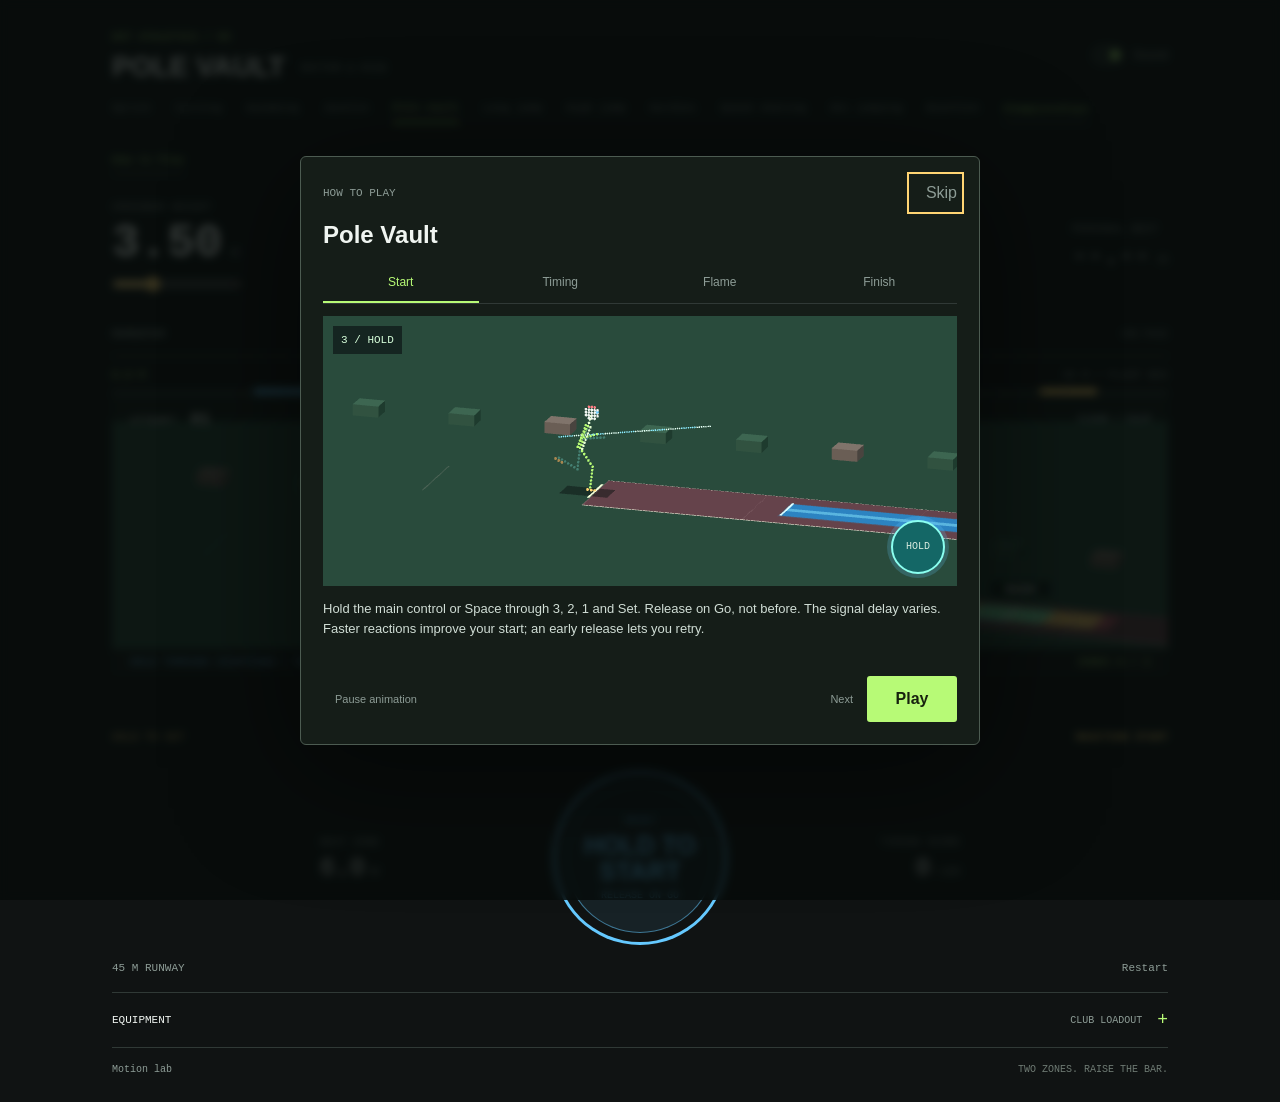
<file: pole-vault/index.html>
<!doctype html>
<html lang="en">
<head>
  <meta charset="utf-8"><meta name="viewport" content="width=device-width,initial-scale=1,viewport-fit=cover">
  <meta name="theme-color" content="#101313"><title>Pole Vault | Dot Athletics</title>
  <link rel="stylesheet" href="../sprint/sprint.css?v=starts-1"><link rel="stylesheet" href="./vault.css?v=starts-1">
</head>
<body data-sport="pole-vault">
  <main class="game">
    <header class="masthead"><div class="identity"><span class="brand">DOT ATHLETICS / 05</span><h1>POLE VAULT<span class="event-tag">RHYTHM &amp; RISE</span></h1></div><label class="sound-toggle"><input id="sound" type="checkbox" checked><span>Sound</span></label></header>
    <nav class="event-nav" aria-label="Event"><a href="../sprint/">Sprint</a><a href="../cycling/">Cycling</a><a href="../swimming/">Swimming</a><a href="../javelin/">Javelin</a><a href="./" aria-current="page">Pole vault</a><a href="../long-jump/">Long jump</a><a href="../high-jump/">High jump</a><a href="../hurdles/">Hurdles</a><a href="../speed-skating/">Speed skating</a><a href="../ski-jumping/">Ski jumping</a><a href="../biathlon/">Biathlon</a></nav>
    <section class="scoreboard" aria-label="Vault telemetry">
      <div class="clock-block"><label class="eyebrow" for="bar-height">CROSSBAR HEIGHT</label><div class="clock"><output id="bar-value" for="bar-height">3.50</output><span>m</span></div><input id="bar-height" type="range" min="2.5" max="6" step="0.25" value="3.5" aria-label="Crossbar height"></div>
      <div class="metric"><span class="eyebrow" id="speed-label">SPEED</span><div><output id="speed" aria-live="off">0.0</output><span id="speed-unit">m/s</span></div></div>
      <div class="metric best"><span class="eyebrow">PERSONAL BEST</span><div><output id="best">--.--</output><span>m</span></div></div>
    </section>
    <section class="race-surface" aria-label="Pole vault runway and landing pit">
      <div class="timeline-head"><span id="distance">0.0 M</span><span>45 M / PLANT BOX</span></div>
      <div class="timeline" role="progressbar" aria-label="Runway distance" aria-valuemin="0" aria-valuemax="45" aria-valuenow="0"><div id="progress"></div><i class="plant-marker" title="Plant zone: hold at 39.5m, release at 42m"></i></div>
      <div class="track">
        <canvas id="track" role="img" aria-label="Dot-matrix pole vaulter approaching timing strips, a crossbar and a landing mat"></canvas>
        <div class="track-top"><span class="lane">ATTEMPT <b id="attempt">01</b></span><span class="live-label"><i></i><span id="meet-label">RHYTHM VAULT</span></span></div>
        <div class="race-call" id="race-call">READY</div>
        <div id="scene-error" class="pause-panel" hidden><strong>3D VIEW UNAVAILABLE</strong><span>WebGL is unavailable in this browser.</span></div>
        <div class="track-bottom"><span id="feedback">ON YOUR MARKS</span><span id="zone-count">ZONES 0 / 2</span></div>
        <div id="pause-panel" class="pause-panel" hidden><strong>PAUSED</strong><button id="resume" type="button">Resume attempt</button></div>
      </div>
    </section>
    <section class="interaction" aria-label="Vault control">
      <ol class="phases" aria-label="Attempt phases"><li data-phase="run" class="active"><span>01</span><b>RUN-UP</b></li><li data-phase="zone"><span>02</span><b>BOOST ZONE</b></li><li data-phase="line"><span>03</span><b>VAULT</b></li></ol>
      <div class="control-row">
        <div class="control-stat"><span class="eyebrow" id="left-label">NEXT ZONE</span><strong id="left-value">6.0<span>M</span></strong></div>
        <button id="trigger" class="trigger" type="button" aria-label="Start approach" title="Hold / release: Space"><span class="trigger-ring"></span><span class="trigger-core"><small id="trigger-top">READY</small><strong id="trigger-main">START RUN</strong><small id="trigger-bottom">2 BOOST ZONES</small></span></button>
        <div class="control-stat right"><span class="eyebrow" id="right-label">TIMING SCORE</span><strong id="right-value">0<span>/ 100</span></strong></div>
      </div>
      <div class="control-footer"><span id="phase-note">45 M RUNWAY</span><button id="restart" class="text-button" type="button">Restart</button></div>
    </section>
    <details class="equipment"><summary><span>EQUIPMENT</span><span id="kit-label">CLUB LOADOUT</span><span class="chevron" aria-hidden="true">+</span></summary>
      <fieldset id="gear"><legend class="sr-only">Equipped pole vault gear</legend>
        <label>GRIP TAPE<select id="gear-band"><option value="0">Club grip</option><option value="1">Precision grip</option><option value="2">Competition grip</option></select><output id="stat-band"></output></label>
        <label>RUN-UP INSOLES<select id="gear-blocks"><option value="0">Club insoles</option><option value="1">Spring insoles</option><option value="2">Elite insoles</option></select><output id="stat-blocks"></output></label>
        <label>VAULT SPIKES<select id="gear-spikes"><option value="0">Club spikes</option><option value="1">Velocity spikes</option><option value="2">Elite spikes</option></select><output id="stat-spikes"></output></label>
        <label>VAULT SUIT<select id="gear-kit"><option value="0">Club suit</option><option value="1">Aero suit</option><option value="2">Endurance suit</option></select><output id="stat-kit"></output></label>
      </fieldset>
    </details>
    <footer class="page-footer"><a href="../dot-matrix-demo.html">Motion lab</a><span>TWO ZONES. RAISE THE BAR.</span></footer><div id="announcer" class="sr-only" aria-live="polite"></div>
  </main>
  <dialog id="result-dialog" aria-labelledby="result-title">
    <div class="result-tag" id="result-tag">OFFICIAL RESULT</div><h2 id="result-title">Pole vault</h2><div class="result-time"><span id="result-mark">--.--</span><small id="result-unit">m</small></div><p id="result-detail"></p><dl id="result-stats"></dl>
    <details class="zone-breakdown"><summary>Run-up breakdown</summary><ol id="zone-results"></ol></details><button id="again" class="primary-button" type="button">Vault again</button><button id="retry" class="text-button retry" type="button" hidden>Retry this height</button>
  </dialog>
  <script type="module" src="./game.mjs?v=starts-1"></script>
</body>
</html>
</file>
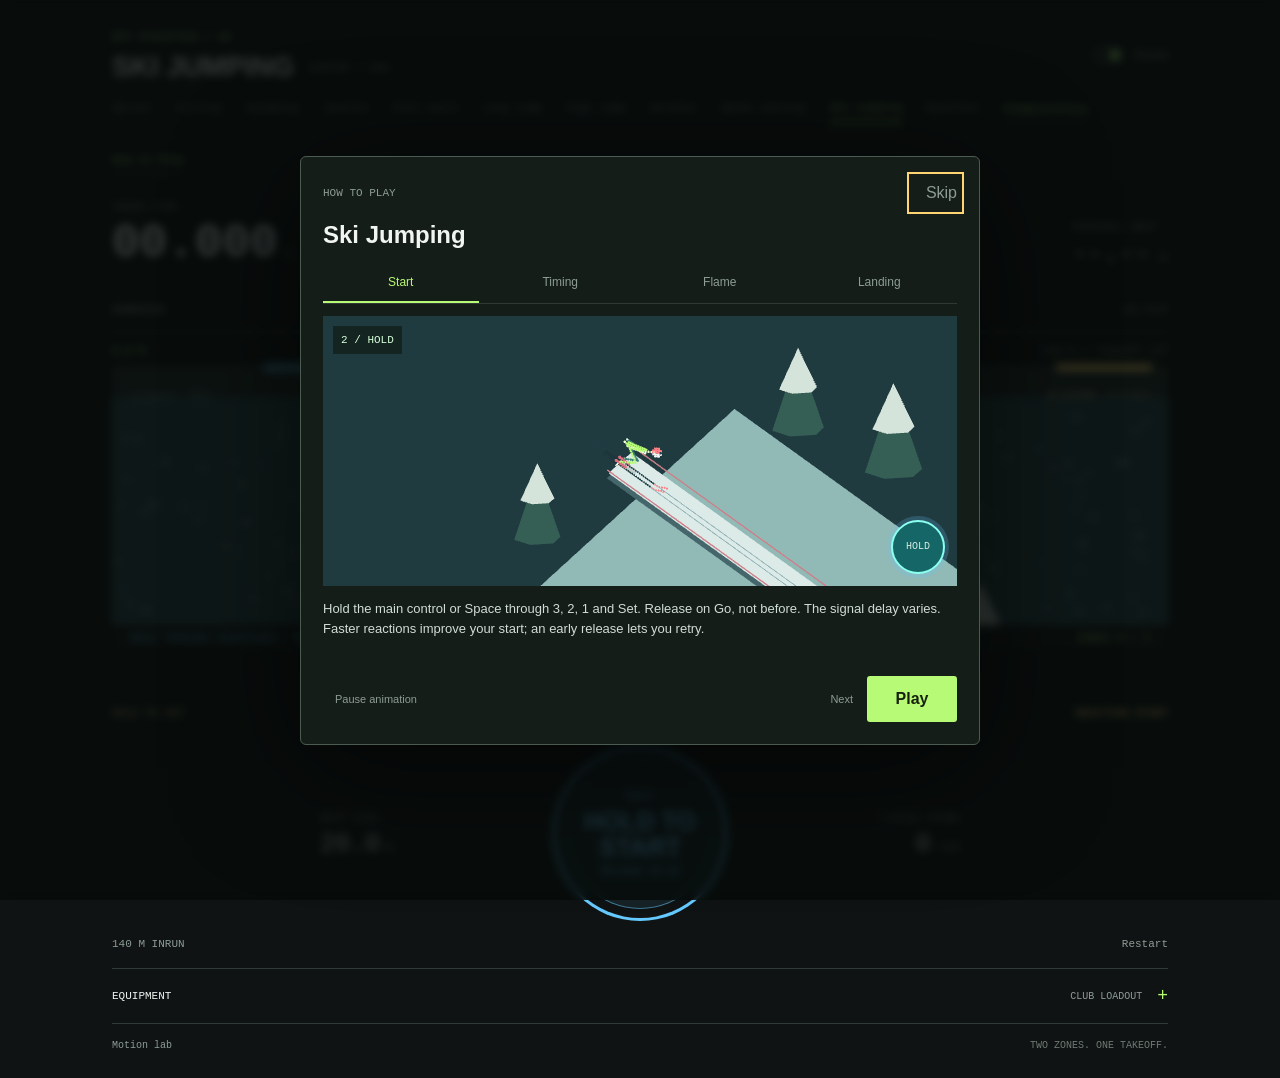
<file: ski-jumping/index.html>
<!doctype html>
<html lang="en">
<head>
  <meta charset="utf-8"><meta name="viewport" content="width=device-width,initial-scale=1,viewport-fit=cover">
  <meta name="theme-color" content="#101313"><title>Ski Jumping | Dot Athletics</title>
  <link rel="stylesheet" href="../sprint/sprint.css?v=starts-1"><link rel="stylesheet" href="./jump.css?v=starts-1">
</head>
<body data-sport="ski-jumping">
  <main class="game">
    <header class="masthead"><div class="identity"><span class="brand">DOT ATHLETICS / 10</span><h1>SKI JUMPING<span class="event-tag">WINTER / K90</span></h1></div><label class="sound-toggle"><input id="sound" type="checkbox" checked><span>Sound</span></label></header>
    <nav class="event-nav" aria-label="Event"><a href="../sprint/">Sprint</a><a href="../cycling/">Cycling</a><a href="../swimming/">Swimming</a><a href="../javelin/">Javelin</a><a href="../pole-vault/">Pole vault</a><a href="../long-jump/">Long jump</a><a href="../high-jump/">High jump</a><a href="../hurdles/">Hurdles</a><a href="../speed-skating/">Speed skating</a><a href="./" aria-current="page">Ski jumping</a><a href="../biathlon/">Biathlon</a></nav>
    <section class="scoreboard" aria-label="Jump telemetry">
      <div class="clock-block"><span class="eyebrow" id="main-label">INRUN TIME</span><div class="clock"><output id="clock">00.000</output><span id="main-unit">s</span></div></div>
      <div class="metric"><span class="eyebrow" id="speed-label">SPEED</span><div><output id="speed" aria-live="off">0.0</output><span id="speed-unit">km/h</span></div></div>
      <div class="metric best"><span class="eyebrow">PERSONAL BEST</span><div><output id="best">--.--</output><span>m</span></div></div>
    </section>
    <section class="race-surface" aria-label="Long jump inrun and landing hill">
      <div class="timeline-head"><span id="distance">0.0 M</span><span>140 M / TAKEOFF LIP</span></div>
      <div class="timeline" role="progressbar" aria-label="Inrun distance" aria-valuemin="0" aria-valuemax="140" aria-valuenow="0"><div id="progress"></div><i class="takeoff-marker" title="Takeoff zone: hold at 125m, release at 138m"></i></div>
      <div class="track">
        <canvas id="track" role="img" aria-label="Dot-matrix ski jumper gliding downhill, opening the skis into a V in flight and landing on snow"></canvas>
        <div class="track-top"><span class="lane">ATTEMPT <b id="attempt">01</b></span><span class="live-label"><i></i><span id="meet-label">WINTER / K90</span></span></div>
        <div class="race-call" id="race-call">READY</div>
        <div id="scene-error" class="pause-panel" hidden><strong>3D VIEW UNAVAILABLE</strong><span>WebGL is unavailable in this browser.</span></div>
        <div class="track-bottom"><span id="feedback">ON YOUR MARKS</span><span id="zone-count">ZONES 0 / 2</span></div>
        <div id="pause-panel" class="pause-panel" hidden><strong>PAUSED</strong><button id="resume" type="button">Resume attempt</button></div>
      </div>
    </section>
    <section class="interaction" aria-label="Jump control">
      <ol class="phases" aria-label="Attempt phases"><li data-phase="run" class="active"><span>01</span><b>INRUN</b></li><li data-phase="zone"><span>02</span><b>BOOST ZONE</b></li><li data-phase="line"><span>03</span><b>TAKEOFF</b></li></ol>
      <div class="control-row">
        <div class="control-stat"><span class="eyebrow" id="left-label">NEXT ZONE</span><strong id="left-value">20.0<span>M</span></strong></div>
        <button id="trigger" class="trigger" type="button" aria-label="Start approach" title="Hold / release: Space"><span class="trigger-ring"></span><span class="trigger-core"><small id="trigger-top">READY</small><strong id="trigger-main">START RUN</strong><small id="trigger-bottom">2 BOOST ZONES</small></span></button>
        <div class="control-stat right"><span class="eyebrow" id="right-label">TIMING SCORE</span><strong id="right-value">0<span>/ 100</span></strong></div>
      </div>
      <div class="control-footer"><span id="phase-note">140 M INRUN</span><button id="restart" class="text-button" type="button">Restart</button></div>
    </section>
    <details class="equipment"><summary><span>EQUIPMENT</span><span id="kit-label">CLUB LOADOUT</span><span class="chevron" aria-hidden="true">+</span></summary>
      <fieldset id="gear"><legend class="sr-only">Equipped ski jumping gear</legend>
        <label>TIMING BAND<select id="gear-band"><option value="0">Club band</option><option value="1">Focus band</option><option value="2">Reflex band</option></select><output id="stat-band"></output></label>
        <label>SKI WAX<select id="gear-blocks"><option value="0">Club wax</option><option value="1">Race wax</option><option value="2">Elite wax</option></select><output id="stat-blocks"></output></label>
        <label>JUMP SKIS<select id="gear-spikes"><option value="0">Club skis</option><option value="1">Velocity skis</option><option value="2">Elite skis</option></select><output id="stat-spikes"></output></label>
        <label>FLIGHT SUIT<select id="gear-kit"><option value="0">Club suit</option><option value="1">Aero suit</option><option value="2">Elite suit</option></select><output id="stat-kit"></output></label>
      </fieldset>
    </details>
    <footer class="page-footer"><a href="../dot-matrix-demo.html">Motion lab</a><span>TWO ZONES. ONE TAKEOFF.</span></footer><div id="announcer" class="sr-only" aria-live="polite"></div>
  </main>
  <dialog id="result-dialog" aria-labelledby="result-title">
    <div class="result-tag" id="result-tag">OFFICIAL RESULT</div><h2 id="result-title">Ski jumping</h2><div class="result-time"><span id="result-mark">--.--</span><small id="result-unit">m</small></div><p id="result-detail"></p><dl id="result-stats"></dl>
    <details class="zone-breakdown"><summary>Inrun breakdown</summary><ol id="zone-results"></ol></details><button id="again" class="primary-button" type="button">Jump again</button>
  </dialog>
  <script type="module" src="./game.mjs?v=starts-1"></script>
</body>
</html>
</file>
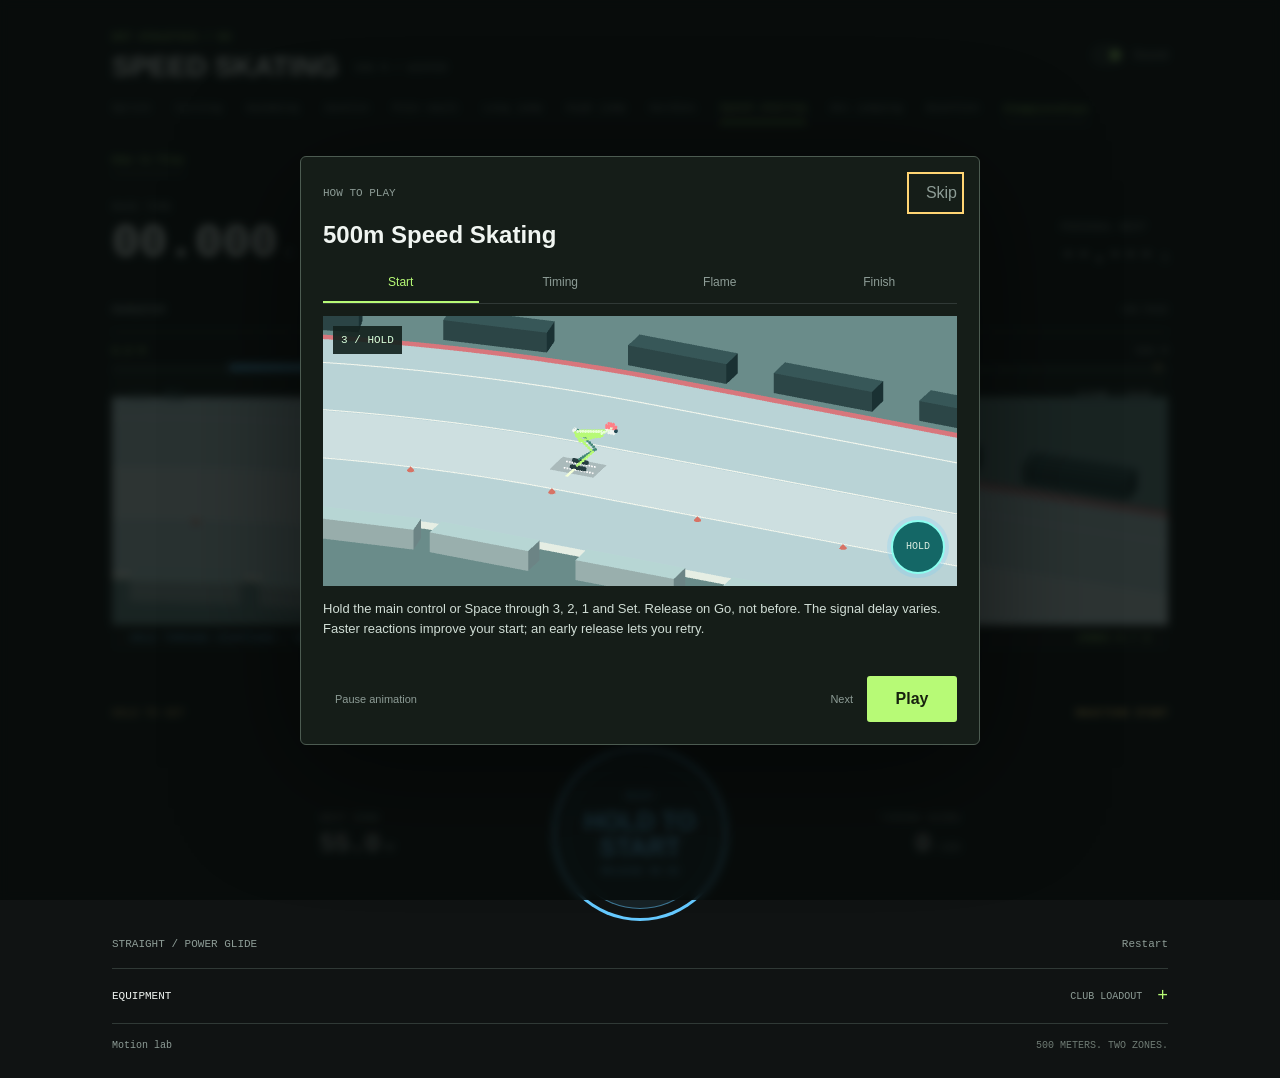
<file: speed-skating/index.html>
<!doctype html>
<html lang="en">
<head>
  <meta charset="utf-8">
  <meta name="viewport" content="width=device-width,initial-scale=1,viewport-fit=cover">
  <meta name="theme-color" content="#101313">
  <title>500M Speed Skating | Dot Athletics</title>
  <link rel="stylesheet" href="../sprint/sprint.css?v=starts-1">
  <link rel="stylesheet" href="./skating.css?v=starts-1">
</head>
<body data-sport="speed-skating">
  <main class="game">
    <header class="masthead">
      <div class="identity"><span class="brand">DOT ATHLETICS / 09</span><h1>SPEED SKATING<span class="event-tag">500 M / WINTER</span></h1></div>
      <label class="sound-toggle"><input id="sound" type="checkbox" checked><span>Sound</span></label>
    </header>
    <nav class="event-nav" aria-label="Event"><a href="../sprint/">Sprint</a><a href="../cycling/">Cycling</a><a href="../swimming/">Swimming</a><a href="../javelin/">Javelin</a><a href="../pole-vault/">Pole vault</a><a href="../long-jump/">Long jump</a><a href="../high-jump/">High jump</a><a href="../hurdles/">Hurdles</a><a href="./" aria-current="page">Speed skating</a><a href="../ski-jumping/">Ski jumping</a><a href="../biathlon/">Biathlon</a></nav>

    <section class="scoreboard" aria-label="Race telemetry">
      <div class="clock-block"><span class="eyebrow">RACE TIME</span><div class="clock"><output id="clock" aria-live="off">00.000</output><span>s</span></div></div>
      <div class="metric"><span class="eyebrow">SPEED</span><div><output id="speed" aria-live="off">0.0</output><span>km/h</span></div></div>
      <div class="metric best"><span class="eyebrow">PERSONAL BEST</span><div><output id="best">--.---</output><span>s</span></div></div>
    </section>

    <section class="race-surface" aria-label="Speed skating oval">
      <div class="timeline-head"><span id="distance">0.0 M</span><span>500 M</span></div>
      <div class="timeline" role="progressbar" aria-label="Distance" aria-valuemin="0" aria-valuemax="500" aria-valuenow="0">
        <div id="progress"></div><i class="marker finish" title="Final straight: 495 meters"></i>
      </div>
      <div class="track">
        <canvas id="track" role="img" aria-label="Dot-matrix speed skater gliding around an ice oval with blue timing zones"></canvas>
        <div class="track-top"><span class="lane">ICE <b>01</b></span><span class="live-label"><i></i><span id="meet-label">WINTER / 500 M</span></span></div>
        <div class="race-call" id="race-call">READY</div>
        <div id="scene-error" class="pause-panel" hidden><strong>3D VIEW UNAVAILABLE</strong><span>WebGL is unavailable in this browser.</span></div>
        <div class="track-bottom"><span id="feedback">ON YOUR MARKS</span><span id="zone-count">ZONES 0 / 2</span></div>
        <div id="pause-panel" class="pause-panel" hidden><strong>PAUSED</strong><button id="resume" type="button">Resume race</button></div>
      </div>
    </section>

    <section class="interaction" aria-label="Race control">
      <ol class="phases" aria-label="Race phases">
        <li data-phase="run" class="active"><span>01</span><b>GLIDE</b></li>
        <li data-phase="zone"><span>02</span><b>POWER ZONE</b></li>
        <li data-phase="line"><span>03</span><b>THE LINE</b></li>
      </ol>
      <div class="control-row">
        <div class="control-stat"><span class="eyebrow" id="left-label">NEXT ZONE</span><strong id="left-value">55.0<span>M</span></strong></div>
        <button id="trigger" class="trigger" type="button" aria-label="Start race" title="Hold / release: Space">
          <span class="trigger-ring"></span><span class="trigger-core"><small id="trigger-top">READY</small><strong id="trigger-main">START RACE</strong><small id="trigger-bottom">500 METERS</small></span>
        </button>
        <div class="control-stat right"><span class="eyebrow" id="right-label">TIMING SCORE</span><strong id="right-value">0<span>/ 100</span></strong></div>
      </div>
      <div class="control-footer"><span id="phase-note">2 BOOST ZONES</span><button id="restart" class="text-button" type="button">Restart</button></div>
    </section>

    <details class="equipment">
      <summary><span>EQUIPMENT</span><span id="kit-label">CLUB LOADOUT</span><span class="chevron" aria-hidden="true">+</span></summary>
      <fieldset id="gear"><legend class="sr-only">Equipped speed skating gear</legend>
        <label>TIMING BAND<select id="gear-band"><option value="0">Club band</option><option value="1">Precision band</option><option value="2">Race band</option></select><output id="stat-band"></output></label>
        <label>SKATE BOOTS<select id="gear-blocks"><option value="0">Club boots</option><option value="1">Stiff boots</option><option value="2">Race boots</option></select><output id="stat-blocks"></output></label>
        <label>RACE BLADES<select id="gear-spikes"><option value="0">Club blades</option><option value="1">Precision blades</option><option value="2">Elite blades</option></select><output id="stat-spikes"></output></label>
        <label>SKINSUIT<select id="gear-kit"><option value="0">Club skinsuit</option><option value="1">Aero skinsuit</option><option value="2">Race skinsuit</option></select><output id="stat-kit"></output></label>
      </fieldset>
    </details>
    <footer class="page-footer"><a href="../dot-matrix-demo.html">Motion lab</a><span>500 METERS. TWO ZONES.</span></footer>
    <div id="announcer" class="sr-only" aria-live="polite"></div>
  </main>

  <dialog id="result-dialog" aria-labelledby="result-title">
    <div class="result-tag" id="result-tag">OFFICIAL RESULT</div>
    <h2 id="result-title">Finish</h2>
    <div class="result-time" id="result-time"></div>
    <p id="result-detail"></p>
    <dl id="result-stats"></dl>
    <details class="zone-breakdown"><summary>Zone breakdown</summary><ol id="zone-results"></ol></details>
    <button id="again" class="primary-button" type="button">Race again</button>
  </dialog>
  <script type="module" src="../sprint/game.mjs?v=starts-1"></script>
</body>
</html>
</file>
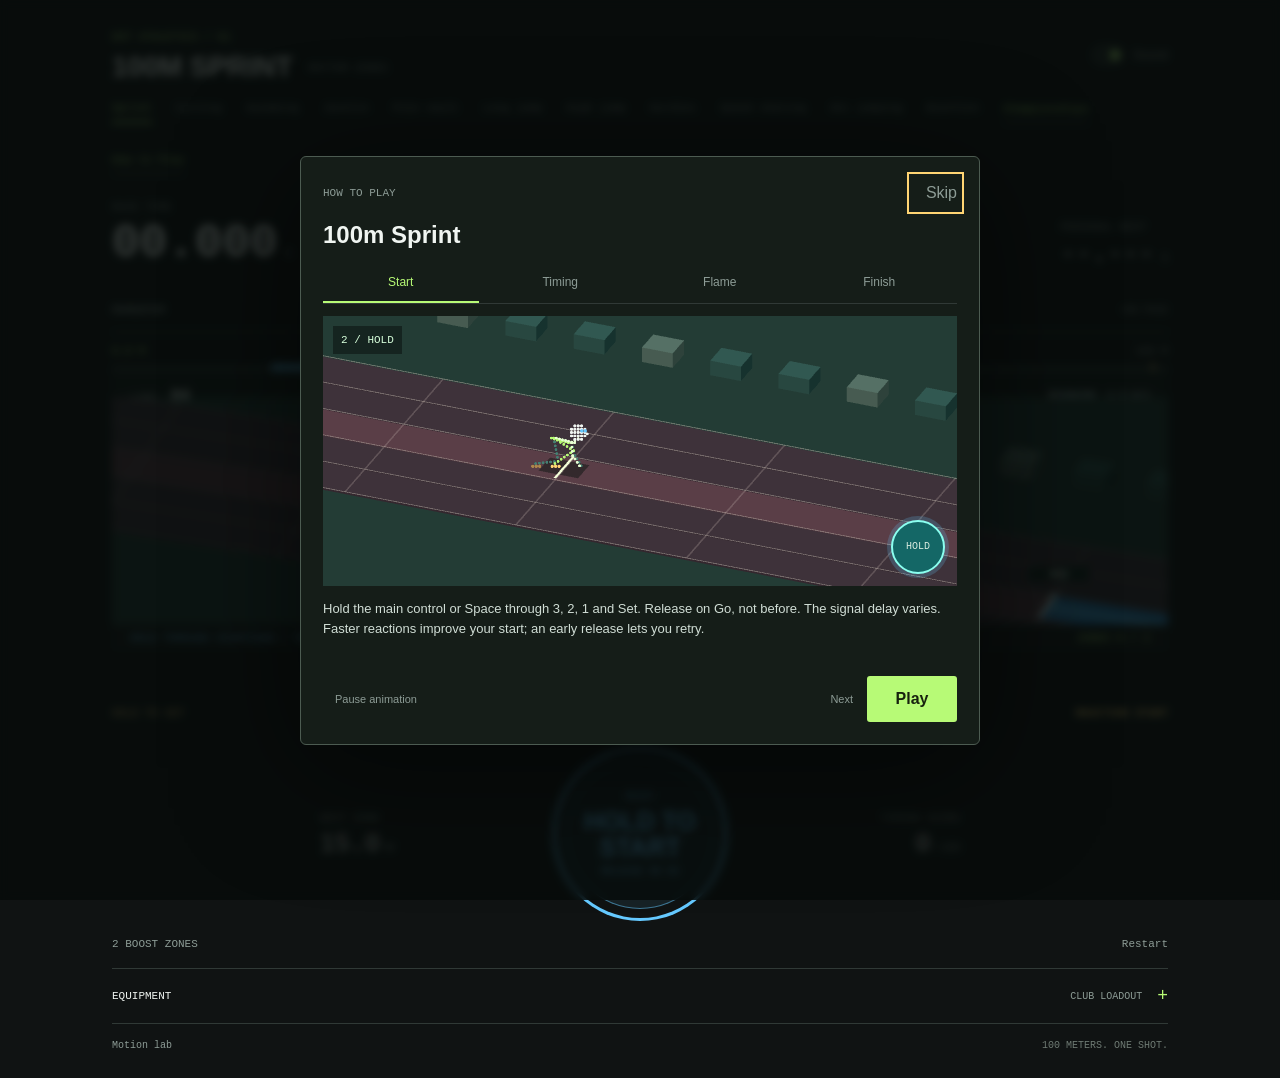
<file: sprint/index.html>
<!doctype html>
<html lang="en">
<head>
  <meta charset="utf-8">
  <meta name="viewport" content="width=device-width,initial-scale=1,viewport-fit=cover">
  <meta name="theme-color" content="#101313">
  <title>100M Sprint | Dot Athletics</title>
  <link rel="stylesheet" href="./sprint.css?v=starts-1">
</head>
<body>
  <main class="game">
    <header class="masthead">
      <div class="identity"><span class="brand">DOT ATHLETICS / 01</span><h1>100M SPRINT<span class="event-tag">RHYTHM ZONES</span></h1></div>
      <label class="sound-toggle"><input id="sound" type="checkbox" checked><span>Sound</span></label>
    </header>
    <nav class="event-nav" aria-label="Event"><a href="./" aria-current="page">Sprint</a><a href="../cycling/">Cycling</a><a href="../swimming/">Swimming</a><a href="../javelin/">Javelin</a><a href="../pole-vault/">Pole vault</a><a href="../long-jump/">Long jump</a><a href="../high-jump/">High jump</a><a href="../hurdles/">Hurdles</a><a href="../speed-skating/">Speed skating</a><a href="../ski-jumping/">Ski jumping</a><a href="../biathlon/">Biathlon</a></nav>

    <section class="scoreboard" aria-label="Race telemetry">
      <div class="clock-block"><span class="eyebrow">RACE TIME</span><div class="clock"><output id="clock" aria-live="off">00.000</output><span>s</span></div></div>
      <div class="metric"><span class="eyebrow">VELOCITY</span><div><output id="speed" aria-live="off">0.0</output><span>m/s</span></div></div>
      <div class="metric best"><span class="eyebrow">PERSONAL BEST</span><div><output id="best">--.---</output><span>s</span></div></div>
    </section>

    <section class="race-surface" aria-label="Sprint track">
      <div class="timeline-head"><span id="distance">0.0 M</span><span>100 M</span></div>
      <div class="timeline" role="progressbar" aria-label="Distance" aria-valuemin="0" aria-valuemax="100" aria-valuenow="0">
        <div id="progress"></div><i class="marker finish" title="Dip: 98.5 meters"></i>
      </div>
      <div class="track">
        <canvas id="track" role="img" aria-label="Dot-matrix runner approaching blue boost zones on a 3D sprint track"></canvas>
        <div class="track-top"><span class="lane">LANE <b>04</b></span><span class="live-label"><i></i><span id="meet-label">RHYTHM SPRINT</span></span></div>
        <div class="race-call" id="race-call">READY</div>
        <div id="scene-error" class="pause-panel" hidden><strong>3D VIEW UNAVAILABLE</strong><span>WebGL is unavailable in this browser.</span></div>
        <div class="track-bottom"><span id="feedback">ON YOUR MARKS</span><span id="zone-count">ZONES 0 / 2</span></div>
        <div id="pause-panel" class="pause-panel" hidden><strong>PAUSED</strong><button id="resume" type="button">Resume race</button></div>
      </div>
    </section>

    <section class="interaction" aria-label="Race control">
      <ol class="phases" aria-label="Race phases">
        <li data-phase="run" class="active"><span>01</span><b>RUN</b></li>
        <li data-phase="zone"><span>02</span><b>BOOST ZONE</b></li>
        <li data-phase="line"><span>03</span><b>THE LINE</b></li>
      </ol>
      <div class="control-row">
        <div class="control-stat"><span class="eyebrow" id="left-label">NEXT ZONE</span><strong id="left-value">15.0<span>M</span></strong></div>
        <button id="trigger" class="trigger" type="button" aria-label="Start race" title="Hold / release: Space">
          <span class="trigger-ring"></span><span class="trigger-core"><small id="trigger-top">READY</small><strong id="trigger-main">START RACE</strong><small id="trigger-bottom">100 METERS</small></span>
        </button>
        <div class="control-stat right"><span class="eyebrow" id="right-label">TIMING SCORE</span><strong id="right-value">0<span>/ 100</span></strong></div>
      </div>
      <div class="control-footer"><span id="phase-note">2 BOOST ZONES</span><button id="restart" class="text-button" type="button">Restart</button></div>
    </section>

    <details class="equipment">
      <summary><span>EQUIPMENT</span><span id="kit-label">CLUB LOADOUT</span><span class="chevron" aria-hidden="true">+</span></summary>
      <fieldset id="gear"><legend class="sr-only">Equipped gear</legend>
        <label>TIMING BAND<select id="gear-band"><option value="0">Club band</option><option value="1">Focus band</option><option value="2">Reflex band</option></select><output id="stat-band"></output></label>
        <label>STARTING BLOCKS<select id="gear-blocks"><option value="0">Club blocks</option><option value="1">Launch blocks</option><option value="2">Carbon blocks</option></select><output id="stat-blocks"></output></label>
        <label>RACE SPIKES<select id="gear-spikes"><option value="0">Club spikes</option><option value="1">Velocity spikes</option><option value="2">Elite spikes</option></select><output id="stat-spikes"></output></label>
        <label>RACE KIT<select id="gear-kit"><option value="0">Club kit</option><option value="1">Aero kit</option><option value="2">Endurance kit</option></select><output id="stat-kit"></output></label>
      </fieldset>
    </details>
    <footer class="page-footer"><a href="../dot-matrix-demo.html">Motion lab</a><span>100 METERS. ONE SHOT.</span></footer>
    <div id="announcer" class="sr-only" aria-live="polite"></div>
  </main>

  <dialog id="result-dialog" aria-labelledby="result-title">
    <div class="result-tag" id="result-tag">OFFICIAL RESULT</div>
    <h2 id="result-title">Finish</h2>
    <div class="result-time" id="result-time"></div>
    <p id="result-detail"></p>
    <dl id="result-stats"></dl>
    <details class="zone-breakdown"><summary>Zone breakdown</summary><ol id="zone-results"></ol></details>
    <button id="again" class="primary-button" type="button">Race again</button>
  </dialog>
  <script type="module" src="./game.mjs?v=starts-1"></script>
</body>
</html>
</file>
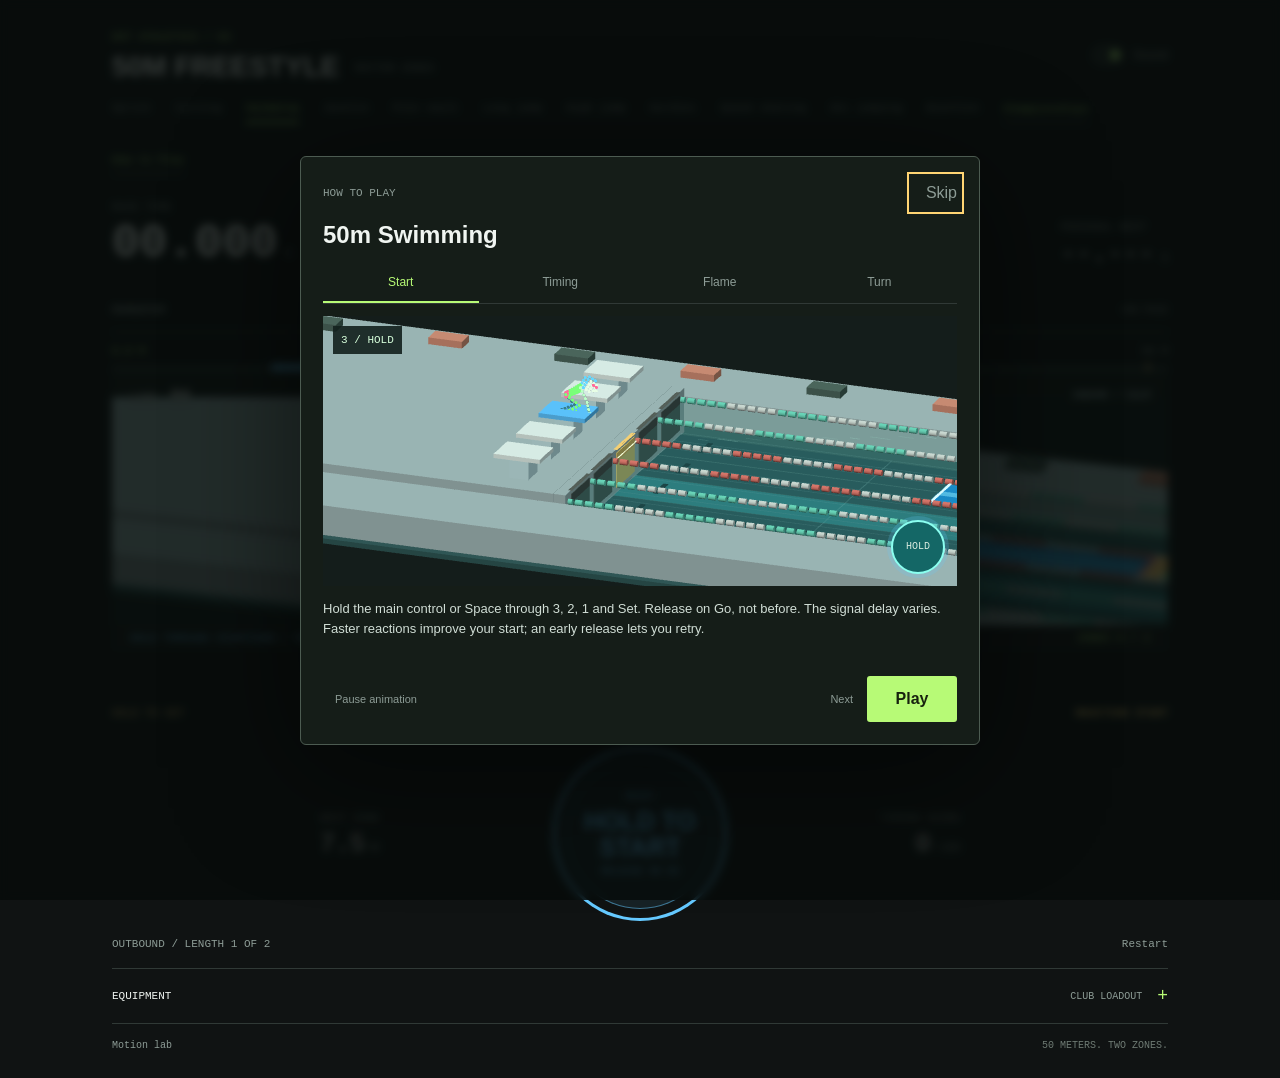
<file: swimming/index.html>
<!doctype html>
<html lang="en">
<head>
  <meta charset="utf-8">
  <meta name="viewport" content="width=device-width,initial-scale=1,viewport-fit=cover">
  <meta name="theme-color" content="#101313">
  <title>50M Freestyle | Dot Athletics</title>
  <link rel="stylesheet" href="../sprint/sprint.css?v=starts-1">
</head>
<body data-sport="swimming">
  <main class="game">
    <header class="masthead">
      <div class="identity"><span class="brand">DOT ATHLETICS / 03</span><h1>50M FREESTYLE<span class="event-tag">RHYTHM ZONES</span></h1></div>
      <label class="sound-toggle"><input id="sound" type="checkbox" checked><span>Sound</span></label>
    </header>
    <nav class="event-nav" aria-label="Event"><a href="../sprint/">Sprint</a><a href="../cycling/">Cycling</a><a href="./" aria-current="page">Swimming</a><a href="../javelin/">Javelin</a><a href="../pole-vault/">Pole vault</a><a href="../long-jump/">Long jump</a><a href="../high-jump/">High jump</a><a href="../hurdles/">Hurdles</a><a href="../speed-skating/">Speed skating</a><a href="../ski-jumping/">Ski jumping</a><a href="../biathlon/">Biathlon</a></nav>

    <section class="scoreboard" aria-label="Race telemetry">
      <div class="clock-block"><span class="eyebrow">RACE TIME</span><div class="clock"><output id="clock" aria-live="off">00.000</output><span>s</span></div></div>
      <div class="metric"><span class="eyebrow">SPEED</span><div><output id="speed" aria-live="off">0.0</output><span>m/s</span></div></div>
      <div class="metric best"><span class="eyebrow">PERSONAL BEST</span><div><output id="best">--.---</output><span>s</span></div></div>
    </section>

    <section class="race-surface" aria-label="50 meter swimming pool">
      <div class="timeline-head"><span id="distance">0.0 M</span><span>50 M</span></div>
      <div class="timeline" role="progressbar" aria-label="Distance" aria-valuemin="0" aria-valuemax="50" aria-valuenow="0">
        <div id="progress"></div><i class="marker finish" title="Final reach: 49 meters"></i>
      </div>
      <div class="track">
        <canvas id="track" role="img" aria-label="Dot-matrix front-crawl swimmer approaching blue boost zones in a 3D pool"></canvas>
        <div class="track-top"><span class="lane">LANE <b>04</b></span><span class="live-label"><i></i><span id="meet-label">RHYTHM SWIM</span></span></div>
        <div class="race-call" id="race-call">READY</div>
        <div id="scene-error" class="pause-panel" hidden><strong>3D VIEW UNAVAILABLE</strong><span>WebGL is unavailable in this browser.</span></div>
        <div class="track-bottom"><span id="feedback">ON YOUR MARKS</span><span id="zone-count">ZONES 0 / 2</span></div>
        <div id="pause-panel" class="pause-panel" hidden><strong>PAUSED</strong><button id="resume" type="button">Resume race</button></div>
      </div>
    </section>

    <section class="interaction" aria-label="Race control">
      <ol class="phases" aria-label="Race phases">
        <li data-phase="run" class="active"><span>01</span><b>SWIM</b></li>
        <li data-phase="zone"><span>02</span><b>BOOST ZONE</b></li>
        <li data-phase="line"><span>03</span><b>THE WALL</b></li>
      </ol>
      <div class="control-row">
        <div class="control-stat"><span class="eyebrow" id="left-label">NEXT ZONE</span><strong id="left-value">7.5<span>M</span></strong></div>
        <button id="trigger" class="trigger" type="button" aria-label="Start race" title="Hold / release: Space">
          <span class="trigger-ring"></span><span class="trigger-core"><small id="trigger-top">READY</small><strong id="trigger-main">START RACE</strong><small id="trigger-bottom">50 METERS</small></span>
        </button>
        <div class="control-stat right"><span class="eyebrow" id="right-label">TIMING SCORE</span><strong id="right-value">0<span>/ 100</span></strong></div>
      </div>
      <div class="control-footer"><span id="phase-note">2 BOOST ZONES</span><button id="restart" class="text-button" type="button">Restart</button></div>
    </section>

    <details class="equipment">
      <summary><span>EQUIPMENT</span><span id="kit-label">CLUB LOADOUT</span><span class="chevron" aria-hidden="true">+</span></summary>
      <fieldset id="gear"><legend class="sr-only">Equipped swimming gear</legend>
        <label>GOGGLES<select id="gear-band"><option value="0">Club goggles</option><option value="1">Clearview goggles</option><option value="2">Race goggles</option></select><output id="stat-band"></output></label>
        <label>STARTING BLOCK<select id="gear-blocks"><option value="0">Club block</option><option value="1">Grip block</option><option value="2">Launch block</option></select><output id="stat-blocks"></output></label>
        <label>RACE SUIT<select id="gear-spikes"><option value="0">Club suit</option><option value="1">Streamline suit</option><option value="2">Elite suit</option></select><output id="stat-spikes"></output></label>
        <label>SWIM CAP<select id="gear-kit"><option value="0">Club cap</option><option value="1">Hydro cap</option><option value="2">Endurance cap</option></select><output id="stat-kit"></output></label>
      </fieldset>
    </details>
    <footer class="page-footer"><a href="../dot-matrix-demo.html">Motion lab</a><span>50 METERS. TWO ZONES.</span></footer>
    <div id="announcer" class="sr-only" aria-live="polite"></div>
  </main>

  <dialog id="result-dialog" aria-labelledby="result-title">
    <div class="result-tag" id="result-tag">OFFICIAL RESULT</div>
    <h2 id="result-title">Finish</h2>
    <div class="result-time" id="result-time"></div>
    <p id="result-detail"></p>
    <dl id="result-stats"></dl>
    <details class="zone-breakdown"><summary>Zone breakdown</summary><ol id="zone-results"></ol></details>
    <button id="again" class="primary-button" type="button">Race again</button>
  </dialog>
  <script type="module" src="../sprint/game.mjs?v=starts-1"></script>
</body>
</html>
</file>
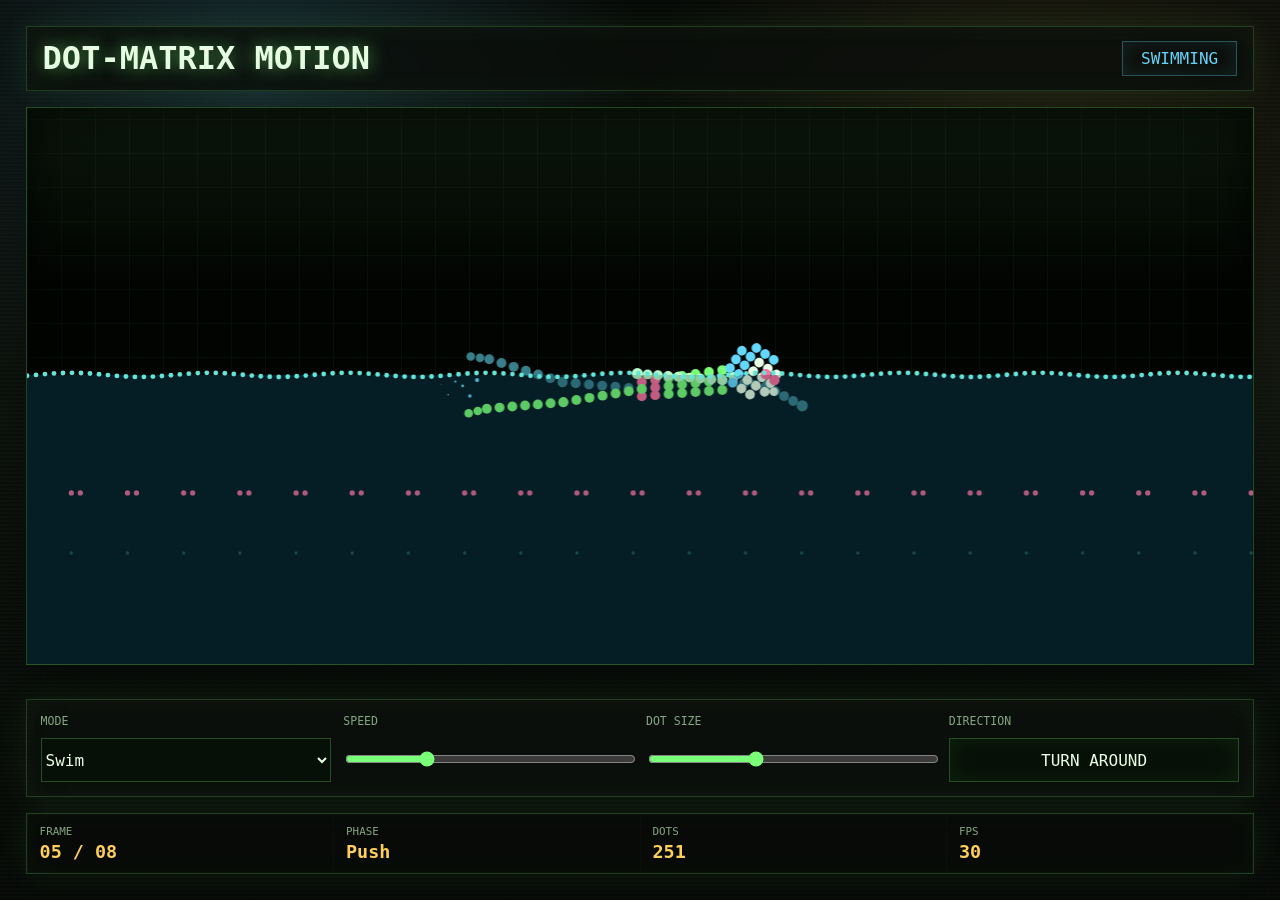
<file: dot-matrix-demo.html>
<!doctype html>
<html lang="en">
<head>
  <meta charset="utf-8">
  <meta name="viewport" content="width=device-width, initial-scale=1">
  <title>Dot-Matrix Motion Demo</title>
  <style>
    :root {
      color-scheme: dark;
      --bg: #080908;
      --panel: rgba(12, 16, 13, 0.84);
      --ink: #e8ffe5;
      --muted: #86a582;
      --matrix: #79ff78;
      --hot: #ffcf5a;
      --red: #ff5f73;
      --blue: #65d8ff;
      --line: rgba(121, 255, 120, 0.2);
    }

    * {
      box-sizing: border-box;
    }

    html,
    body {
      min-height: 100%;
      margin: 0;
      background:
        radial-gradient(circle at 20% 10%, rgba(101, 216, 255, 0.16), transparent 24rem),
        radial-gradient(circle at 82% 20%, rgba(255, 207, 90, 0.11), transparent 26rem),
        linear-gradient(180deg, #050705 0%, #0c120c 46%, #050705 100%);
      color: var(--ink);
      font-family: ui-monospace, "SFMono-Regular", "Menlo", "Consolas", monospace;
      overflow-x: hidden;
    }

    body::before {
      position: fixed;
      inset: 0;
      pointer-events: none;
      content: "";
      background:
        linear-gradient(rgba(255, 255, 255, 0.035) 50%, rgba(0, 0, 0, 0.16) 50%),
        linear-gradient(90deg, rgba(255, 0, 0, 0.03), rgba(0, 255, 0, 0.018), rgba(0, 0, 255, 0.03));
      background-size: 100% 4px, 6px 100%;
      mix-blend-mode: screen;
      opacity: 0.38;
    }

    .shell {
      display: grid;
      grid-template-rows: auto minmax(360px, 1fr) auto auto;
      min-height: 100vh;
      padding: clamp(16px, 2vw, 26px);
      gap: 16px;
    }

    header,
    .controls,
    .readout {
      border: 1px solid var(--line);
      background: var(--panel);
      box-shadow: 0 0 34px rgba(121, 255, 120, 0.08), inset 0 0 28px rgba(121, 255, 120, 0.04);
      backdrop-filter: blur(10px);
    }

    header {
      display: flex;
      align-items: center;
      justify-content: space-between;
      gap: 16px;
      padding: 14px 16px;
    }

    h1 {
      margin: 0;
      font-size: 2rem;
      line-height: 1;
      font-weight: 900;
      letter-spacing: 0;
      text-shadow: 0 0 18px rgba(121, 255, 120, 0.56);
    }

    .status {
      min-width: 12ch;
      padding: 7px 10px;
      border: 1px solid rgba(101, 216, 255, 0.34);
      color: var(--blue);
      text-align: center;
      text-transform: uppercase;
      box-shadow: inset 0 0 18px rgba(101, 216, 255, 0.1);
    }

    .stage {
      position: relative;
      min-height: 420px;
      height: min(62vh, 680px);
      overflow: hidden;
      border: 1px solid rgba(121, 255, 120, 0.26);
      background:
        linear-gradient(180deg, rgba(121, 255, 120, 0.08), transparent 32%),
        repeating-linear-gradient(90deg, rgba(121, 255, 120, 0.04) 0 1px, transparent 1px 34px),
        repeating-linear-gradient(0deg, rgba(121, 255, 120, 0.035) 0 1px, transparent 1px 34px),
        #020402;
      box-shadow: inset 0 0 54px rgba(0, 0, 0, 0.8), 0 18px 70px rgba(0, 0, 0, 0.42);
    }

    canvas {
      display: block;
      width: 100%;
      height: 100%;
      position: absolute;
      inset: 0;
    }

    .controls {
      display: grid;
      grid-template-columns: repeat(4, minmax(0, 1fr));
      gap: 12px;
      padding: 14px;
    }

    .control {
      display: grid;
      gap: 8px;
      min-width: 0;
    }

    label {
      color: var(--muted);
      font-size: 0.72rem;
      text-transform: uppercase;
    }

    button,
    select,
    input[type="range"] {
      width: 100%;
      min-height: 42px;
      border: 1px solid rgba(121, 255, 120, 0.26);
      border-radius: 0;
      background: #071007;
      color: var(--ink);
      font: inherit;
      accent-color: var(--matrix);
    }

    button {
      cursor: pointer;
      text-transform: uppercase;
      box-shadow: inset 0 0 22px rgba(121, 255, 120, 0.08);
    }

    button:hover,
    select:focus-visible,
    input:focus-visible {
      outline: 2px solid rgba(255, 207, 90, 0.66);
      outline-offset: 2px;
    }

    .readout {
      display: grid;
      grid-template-columns: repeat(4, minmax(0, 1fr));
      gap: 1px;
      padding: 1px;
      overflow: hidden;
    }

    .readout div {
      display: grid;
      gap: 3px;
      padding: 10px 12px;
      background: rgba(0, 0, 0, 0.28);
      min-width: 0;
    }

    .readout span {
      color: var(--muted);
      font-size: 0.68rem;
      text-transform: uppercase;
    }

    .readout strong {
      color: var(--hot);
      font-size: 1.15rem;
      overflow-wrap: anywhere;
    }

    @media (max-width: 760px) {
      h1 {
        font-size: 1.5rem;
      }

      header {
        align-items: flex-start;
        flex-direction: column;
      }

      .controls,
      .readout {
        grid-template-columns: 1fr 1fr;
      }

      .stage {
        min-height: 360px;
      }
    }

    @media (max-width: 480px) {
      .controls,
      .readout {
        grid-template-columns: 1fr 1fr;
      }

      .shell {
        padding: 10px;
      }
    }
  </style>
</head>
<body>
  <main class="shell">
    <header>
      <h1>DOT-MATRIX MOTION</h1>
      <div class="status" id="status">Swimming</div>
    </header>

    <section class="stage" aria-label="Animated dot-matrix character demo">
      <canvas id="matrix" width="1280" height="620" role="img" aria-label="Side-view dot-matrix character swimming front crawl, cycling, running or walking"></canvas>
    </section>

    <section class="controls" aria-label="Animation controls">
      <div class="control">
        <label for="mode">Mode</label>
        <select id="mode">
          <option value="swim" selected>Swim</option>
          <option value="cycle">Cycle</option>
          <option value="walk">Walk</option>
          <option value="run">Run</option>
          <option value="idle">Idle</option>
        </select>
      </div>
      <div class="control">
        <label for="speed">Speed</label>
        <input id="speed" type="range" min="0.45" max="2.5" step="0.05" value="1">
      </div>
      <div class="control">
        <label for="scale">Dot Size</label>
        <input id="scale" type="range" min="0.7" max="1.8" step="0.05" value="1.1">
      </div>
      <div class="control">
        <label>Direction</label>
        <button id="turn" type="button">Turn Around</button>
      </div>
    </section>

    <section class="readout" aria-label="Animation details">
      <div><span>Frame</span><strong id="frameOut">0</strong></div>
      <div><span>Phase</span><strong id="phaseOut">Entry</strong></div>
      <div><span>Dots</span><strong id="dotsOut">0</strong></div>
      <div><span>FPS</span><strong id="fpsOut">0</strong></div>
    </section>
  </main>

  <script>
    const canvas = document.querySelector("#matrix");
    const ctx = canvas.getContext("2d");
    const modeInput = document.querySelector("#mode");
    const speedInput = document.querySelector("#speed");
    const scaleInput = document.querySelector("#scale");
    const turnButton = document.querySelector("#turn");
    const statusOut = document.querySelector("#status");
    const frameOut = document.querySelector("#frameOut");
    const phaseOut = document.querySelector("#phaseOut");
    const dotsOut = document.querySelector("#dotsOut");
    const fpsOut = document.querySelector("#fpsOut");

    // Measurements are in character units. Travel and foot contact share this stride.
    const GAITS = {
      walk: { duration: 1.12, stance: 0.62, stride: 2.7, lift: 1.55, arm: 0.65, elbow: 0.28, lean: 0.28 },
      run: { duration: 0.62, stance: 0.3, stride: 3.2, lift: 5, arm: 1.12, elbow: 1.6, lean: 1.6 },
      idle: { duration: 2.8, stance: 1, stride: 0, lift: 0, arm: 0, elbow: 0.15, lean: 0.12 }
    };
    const BIKE = {
      duration: 1.1, wheelRadius: 3.65, crankRadius: 1.45, gearRatio: 2.2,
      rear: { x: -6.1, y: -3.65 }, front: { x: 6.35, y: -3.65 },
      crank: { x: -0.65, y: -4.15 }, seatTube: { x: -2.45, y: -8.7 },
      headTube: { x: 4.6, y: -8.9 }, fork: { x: 4.95, y: -7.45 },
      saddle: { x: -2.8, y: -10.5 }, grip: { x: 5.55, y: -9.6 }
    };
    const SWIM = { duration: 1.65, distancePerCycle: 9, underwater: 0.6 };
    const TAU = Math.PI * 2;
    const state = { cycle: 0, wheelAngle: 0, distance: 0, direction: 1, mode: modeInput.value };
    let lastTime = null;
    let fpsTime = 0;
    let fpsFrames = 0;
    let visibleDots = 0;
    let viewWidth = 0;
    let viewHeight = 0;

    const wrap = value => ((value % 1) + 1) % 1;
    const clamp = (value, min, max) => Math.max(min, Math.min(max, value));
    const ease = value => {
      const t = clamp(value, 0, 1);
      return t * t * (3 - 2 * t);
    };

    function fitCanvas() {
      const rect = canvas.getBoundingClientRect();
      viewWidth = rect.width;
      viewHeight = rect.height;
      const dpr = Math.min(2, window.devicePixelRatio || 1);
      canvas.width = Math.round(viewWidth * dpr);
      canvas.height = Math.round(viewHeight * dpr);
      ctx.setTransform(dpr, 0, 0, dpr, 0, 0);
    }

    function getFoot(cycle, gait, side = 0) {
      const t = wrap(cycle);
      const running = gait === GAITS.run;
      const landingAngle = running ? 0.08 : -0.26;
      const pushAngle = running ? 1.05 : 0.8;
      let x, y, angle;
      const contact = gait.stride === 0 || t < gait.stance;
      if (gait.stride === 0) {
        x = side === 0 ? 0.55 : -0.55;
        y = 0;
        angle = 0;
      } else if (contact) {
        const u = t / gait.stance;
        x = gait.stride * (1 - 2 * u);
        y = 0;
        const pushStart = running ? 0.52 : 0.7;
        angle = landingAngle * (1 - ease(u / 0.16)) + pushAngle * ease((u - pushStart) / (1 - pushStart));
      } else {
        const u = (t - gait.stance) / (1 - gait.stance);
        // Match the stance velocity at both ends, including the forward reach before landing.
        const tangent = -2 * gait.stride * (1 - gait.stance) / gait.stance;
        x = -gait.stride + 2 * gait.stride * ease(u) + tangent * u * (1 - u) * (1 - 2 * u);
        // Recover the heel early, then drive the knee forward before extending to land.
        const liftPhase = running
          ? u < 0.4 ? 0.5 * Math.sin(u / 0.4 * Math.PI / 2) : 0.5 + 0.5 * ease((u - 0.4) / 0.6)
          : u;
        y = -gait.lift * Math.pow(Math.sin(Math.PI * liftPhase), 1.25);
        angle = pushAngle * (1 - ease(u / 0.55)) + landingAngle * ease((u - 0.55) / 0.45);
      }

      if (running) x -= 1.15;

      // Pivot on the contacting heel or toe without moving it along the ground.
      const pivot = angle > 0 ? 0.85 : -0.55;
      const point = (px, py) => ({
        x: x + pivot + (px - pivot) * Math.cos(angle) - py * Math.sin(angle),
        y: y + (px - pivot) * Math.sin(angle) + py * Math.cos(angle)
      });
      return {
        contact, cycle: t, anchor: { x, y },
        heel: point(-0.55, 0), toe: point(0.85, 0), ankle: point(-0.08, -0.5)
      };
    }

    function jointBetween(start, end, upper = 4.25, lower = 4.1, bend = 1) {
      const dx = end.x - start.x;
      const dy = end.y - start.y;
      const reach = Math.hypot(dx, dy);
      const distance = clamp(reach, 0.001, upper + lower - 0.0001);
      const along = (upper * upper - lower * lower + distance * distance) / (2 * distance);
      const offset = Math.sqrt(Math.max(0, upper * upper - along * along)) * bend;
      // Positive x is always forward in the character's own coordinate system.
      return {
        x: start.x + dx / reach * along + dy / reach * offset,
        y: start.y + dy / reach * along - dx / reach * offset
      };
    }

    function getPose(mode, cycle) {
      const gait = GAITS[mode];
      const step = wrap(cycle * 2) / 2;
      let hipY;
      if (mode === "run") {
        const support = step / gait.stance;
        const flight = (step - gait.stance) / (0.5 - gait.stance);
        hipY = step < gait.stance
          ? -8.1 + 0.5 * Math.sin(Math.PI * support) - 0.4 * ease((support - 0.45) / 0.55)
          : -8.5 + 0.4 * ease(flight) - 0.35 * Math.sin(Math.PI * flight);
      } else {
        hipY = mode === "walk"
          ? -8.5 + 0.32 * Math.cos((cycle - 0.1) * TAU * 2)
          : -8.65 + 0.04 * Math.sin(cycle * TAU);
      }
      const hip = { x: 0, y: hipY };
      const shoulder = { x: gait.lean, y: hipY - 4.35 };
      const head = { x: gait.lean * 1.35 + 0.15, y: hipY - 7.05 };
      const limbs = [0, 1].map(side => {
        const phase = wrap(cycle + side * 0.5);
        const foot = getFoot(phase, gait, side);
        const knee = jointBetween(hip, foot.ankle);
        const swing = -Math.cos(phase * TAU);
        const angle = mode === "idle" ? -0.08 : swing * gait.arm - (mode === "run" ? 0.08 : 0);
        const elbowBend = gait.elbow + (mode === "run" ? swing * 0.15 : 0);
        const elbow = {
          x: shoulder.x + Math.sin(angle) * 2.35,
          y: shoulder.y + Math.cos(angle) * 2.35
        };
        const hand = {
          x: elbow.x + Math.sin(angle + elbowBend) * 2.2,
          y: elbow.y + Math.cos(angle + elbowBend) * 2.2
        };
        return { foot, knee, elbow, hand };
      });
      return { hip, shoulder, head, limbs };
    }

    function getBikePose(cycle) {
      const hip = { x: -2.8, y: -10.95 };
      const breath = Math.sin(cycle * TAU * 2) * 0.045;
      const shoulder = { x: 2.8, y: -12.95 + breath };
      const head = { x: 4.05, y: -14.9 + breath };
      const limbs = [0, 1].map(side => {
        const angle = (cycle + side * 0.5) * TAU;
        const pedal = {
          x: BIKE.crank.x + Math.sin(angle) * BIKE.crankRadius,
          y: BIKE.crank.y - Math.cos(angle) * BIKE.crankRadius
        };
        const tilt = 0.08 + 0.16 * Math.sin(angle);
        const point = (x, y) => ({
          x: pedal.x + x * Math.cos(tilt) - y * Math.sin(tilt),
          y: pedal.y + x * Math.sin(tilt) + y * Math.cos(tilt)
        });
        const foot = { ankle: point(-0.3, -0.5), heel: point(-0.85, -0.12), toe: point(0.75, -0.12) };
        const hand = { x: BIKE.grip.x - side * 0.22, y: BIKE.grip.y - side * 0.14 };
        const elbow = jointBetween(shoulder, hand, 2.35, 2.2, -1);
        return { pedal, foot, hand, elbow, knee: jointBetween(hip, foot.ankle) };
      });
      return { hip, shoulder, head, limbs };
    }

    function getSwimPose(cycle) {
      const bob = Math.sin(cycle * TAU * 2) * 0.06;
      const hip = { x: -1.9, y: 0.7 + bob };
      const shoulder = { x: 2.4, y: 0.22 + bob };
      const breath = Math.sin(Math.PI * clamp((wrap(cycle) - 0.62) / 0.34, 0, 1)) ** 2;
      const head = { x: 4.05, y: -0.25 + bob - breath * 0.22, angle: 0.6 - breath * 0.65 };
      const arms = [0, 1].map(side => {
        const phase = wrap(cycle + side * 0.5);
        const recovering = phase >= SWIM.underwater;
        const u = recovering ? (phase - SWIM.underwater) / (1 - SWIM.underwater) : phase / SWIM.underwater;
        // The elbow leads a folded recovery; the underwater forearm sweeps back to the hip.
        const angle = recovering
          ? Math.PI + 0.075 + (Math.PI - 0.155) * ease(u)
          : -0.08 + (Math.PI + 0.155) * ease(u);
        const bend = recovering
          ? -2.05 * Math.sin(Math.PI * u)
          : 1.1 * Math.pow(Math.sin(Math.PI * u), 1.6);
        const elbow = { x: shoulder.x + Math.cos(angle) * 2.35, y: shoulder.y + Math.sin(angle) * 2.35 };
        const hand = { x: elbow.x + Math.cos(angle + bend) * 2.2, y: elbow.y + Math.sin(angle + bend) * 2.2 };
        return { phase, recovering, elbow, hand };
      });
      const legs = [0, 1].map(side => {
        // Three opposed kick pairs per complete arm cycle: a six-beat flutter kick.
        const kick = cycle * TAU * 3 + side * Math.PI;
        const thighAngle = Math.PI - 0.04 + Math.sin(kick) * 0.13;
        const shinAngle = thighAngle + 0.08 + 0.14 * (0.5 + 0.5 * Math.sin(kick - 0.5));
        const knee = { x: hip.x + Math.cos(thighAngle) * 4.25, y: hip.y + Math.sin(thighAngle) * 4.25 };
        const ankle = { x: knee.x + Math.cos(shinAngle) * 4.1, y: knee.y + Math.sin(shinAngle) * 4.1 };
        const toe = { x: ankle.x + Math.cos(shinAngle - 0.16), y: ankle.y + Math.sin(shinAngle - 0.16) };
        return { knee, ankle, toe };
      });
      return { hip, shoulder, head, arms, legs };
    }

    function dot(x, y, color, radius = 0.265) {
      ctx.fillStyle = color;
      ctx.beginPath();
      ctx.arc(x, y, radius, 0, TAU);
      ctx.fill();
      visibleDots += 1;
    }

    function bone(a, b, color, spacing = 0.7, radius = 0.265) {
      const count = Math.max(1, Math.round(Math.hypot(b.x - a.x, b.y - a.y) / spacing));
      for (let i = 0; i <= count; i += 1) {
        const t = i / count;
        dot(a.x + (b.x - a.x) * t, a.y + (b.y - a.y) * t, color, radius);
      }
    }

    function dotArc(center, radius, start, end, color, dotRadius = 0.18, spacing = 0.52) {
      const count = Math.ceil(Math.abs(end - start) * radius / spacing);
      const closed = Math.abs(end - start) >= TAU;
      for (let i = 0; i < count + (closed ? 0 : 1); i += 1) {
        const angle = start + (end - start) * i / count;
        dot(center.x + Math.cos(angle) * radius, center.y + Math.sin(angle) * radius, color, dotRadius);
      }
    }

    function drawRiderBody(pose, helmet = false) {
      const rows = helmet ? 9 : 6;
      const dx = pose.shoulder.x - pose.hip.x;
      const dy = pose.shoulder.y - pose.hip.y;
      const length = Math.hypot(dx, dy);
      const across = helmet ? { x: -dy / length, y: dx / length } : { x: 1, y: 0 };
      for (let row = 0; row <= rows; row += 1) {
        const t = row / rows;
        const cx = pose.shoulder.x * (1 - t) + pose.hip.x * t;
        const y = pose.shoulder.y + (pose.hip.y - pose.shoulder.y) * t;
        for (let col = -1; col <= 1; col += 1) {
          const offset = col * (0.55 - t * 0.1);
          dot(cx + across.x * offset, y + across.y * offset, col === 1 ? "#bcffc9" : "#79ff78");
        }
      }
      bone(pose.shoulder, { x: pose.head.x, y: pose.head.y + 1.1 }, "#bcffc9");
      for (let row = -2; row <= 2; row += 1) {
        for (let col = -2; col <= 2; col += 1) {
          if (row * row + col * col > 6) continue;
          dot(pose.head.x + col * 0.61, pose.head.y + row * 0.61, helmet && row < 0 ? "#65d8ff" : "#e8ffe5", 0.27);
        }
      }
      dot(pose.head.x + 1.27, pose.head.y - 0.3, "#65d8ff", 0.3);
      dot(pose.head.x + 0.66, pose.head.y - 0.3, "#65d8ff", 0.3);
      dot(pose.head.x + 1.65, pose.head.y + 0.25, "#e8ffe5", 0.27);
      if (helmet) {
        dotArc(pose.head, 1.65, Math.PI, TAU, "#65d8ff", 0.25, 0.62);
        bone({ x: pose.head.x - 0.8, y: pose.head.y }, { x: pose.head.x + 0.6, y: pose.head.y + 1.2 }, "#328879", 0.45, 0.13);
      }
    }

    function drawCharacter(x, groundY, unit, mode, cycle) {
      const pose = getPose(mode, cycle);
      visibleDots = 0;
      ctx.save();
      ctx.translate(x, groundY);
      ctx.scale(unit * state.direction, unit);
      const arm = (limb, color) => {
        bone(pose.shoulder, limb.elbow, color);
        bone(limb.elbow, limb.hand, color);
      };
      const leg = (limb, color, shoeColor) => {
        bone(pose.hip, limb.knee, color);
        bone(limb.knee, limb.foot.ankle, color);
        bone(limb.foot.heel, limb.foot.toe, shoeColor, 0.56, 0.29);
      };

      // Far limbs are drawn behind the body and shaded, like a side-view game sprite.
      arm(pose.limbs[1], "#328879");
      leg(pose.limbs[1], "#328879", "#ad8141");
      drawRiderBody(pose);
      leg(pose.limbs[0], "#79ff78", "#ffcf5a");
      arm(pose.limbs[0], "#bcffc9");
      ctx.restore();
      return pose;
    }

    function drawCyclist(x, groundY, unit, cycle) {
      const pose = getBikePose(cycle);
      visibleDots = 0;
      ctx.save();
      ctx.translate(x, groundY);
      ctx.scale(unit * state.direction, unit);
      for (const center of [BIKE.rear, BIKE.front]) {
        for (let i = 0; i < 6; i += 1) {
          const angle = state.wheelAngle + i * TAU / 6;
          bone(center, { x: center.x + Math.cos(angle) * 3.3, y: center.y + Math.sin(angle) * 3.3 },
            i === 0 ? "#65d8ff" : "#356573", 0.6, 0.115);
        }
        dotArc(center, BIKE.wheelRadius, 0, TAU, "#65d8ff", 0.235);
        dotArc(center, BIKE.wheelRadius - 0.42, 0, TAU, "#328879", 0.12);
        dot(center.x, center.y, "#e8ffe5", 0.34);
      }

      const arm = (limb, color) => {
        bone(pose.shoulder, limb.elbow, color);
        bone(limb.elbow, limb.hand, color);
      };
      const leg = (limb, color, shoe) => {
        bone(pose.hip, limb.knee, color);
        bone(limb.knee, limb.foot.ankle, color);
        bone(BIKE.crank, limb.pedal, "#ad8141", 0.5, 0.15);
        bone({ x: limb.pedal.x - 0.48, y: limb.pedal.y + 0.15 },
          { x: limb.pedal.x + 0.48, y: limb.pedal.y + 0.15 }, "#e8ffe5", 0.36, 0.15);
        bone(limb.foot.heel, limb.foot.toe, shoe, 0.5, 0.29);
      };
      arm(pose.limbs[1], "#328879");
      leg(pose.limbs[1], "#328879", "#ad8141");

      for (const [from, to] of [
        [BIKE.rear, BIKE.seatTube], [BIKE.rear, BIKE.crank], [BIKE.seatTube, BIKE.crank],
        [BIKE.seatTube, BIKE.headTube], [BIKE.crank, BIKE.fork], [BIKE.headTube, BIKE.front],
        [BIKE.seatTube, BIKE.saddle]
      ]) bone(from, to, "#65d8ff", 0.55, 0.23);
      bone({ x: -3.85, y: -10.5 }, { x: -1.65, y: -10.5 }, "#e8ffe5", 0.55, 0.28);
      bone(BIKE.headTube, { x: 4.75, y: -9.65 }, "#65d8ff", 0.5, 0.23);
      bone({ x: 4.75, y: -9.65 }, { x: 6.1, y: -9.65 }, "#e8ffe5", 0.5, 0.23);
      dotArc({ x: 6.1, y: -8.9 }, 0.75, -Math.PI / 2, Math.PI / 2, "#e8ffe5", 0.23, 0.45);
      bone({ x: 6.1, y: -8.15 }, { x: 5.45, y: -8.15 }, "#e8ffe5", 0.5, 0.23);

      for (const sign of [-1, 1]) {
        bone({ x: BIKE.rear.x, y: BIKE.rear.y + sign * 0.4 },
          { x: BIKE.crank.x, y: BIKE.crank.y + sign * 0.82 }, "#ad8141", 0.48, 0.12);
      }
      dotArc(BIKE.crank, 0.82, 0, TAU, "#ffcf5a", 0.15, 0.42);
      drawRiderBody(pose, true);
      leg(pose.limbs[0], "#79ff78", "#ffcf5a");
      dot(BIKE.crank.x, BIKE.crank.y, "#e8ffe5", 0.23);
      arm(pose.limbs[0], "#bcffc9");
      ctx.restore();
      return pose;
    }

    function drawSwimmer(x, waterY, unit, cycle) {
      const pose = getSwimPose(cycle);
      visibleDots = 0;
      ctx.save();
      ctx.translate(x, waterY);
      ctx.scale(unit * state.direction, unit);
      const arm = (limb, color) => {
        bone(pose.shoulder, limb.elbow, color, 0.62);
        bone(limb.elbow, limb.hand, color, 0.62);
        dot(limb.hand.x, limb.hand.y, color, 0.3);
      };
      const leg = (limb, color) => {
        bone(pose.hip, limb.knee, color);
        bone(limb.knee, limb.ankle, color);
        bone(limb.ankle, limb.toe, color, 0.5, 0.23);
      };
      arm(pose.arms[1], "#397f8b");
      leg(pose.legs[1], "#397f8b");
      for (let row = 0; row <= 6; row += 1) {
        const t = row / 6;
        const cx = pose.hip.x + (pose.shoulder.x - pose.hip.x) * t;
        const cy = pose.hip.y + (pose.shoulder.y - pose.hip.y) * t;
        for (let col = -1; col <= 1; col += 1) {
          dot(cx, cy + col * (0.38 + t * 0.15), t < 0.22 ? "#ff6e9c" : "#79ff78");
        }
      }
      bone(pose.shoulder, { x: pose.head.x - 1.05, y: pose.head.y + 0.3 }, "#bcffc9", 0.55);
      ctx.save();
      ctx.translate(pose.head.x, pose.head.y);
      ctx.rotate(pose.head.angle);
      for (let row = -2; row <= 2; row += 1) {
        for (let col = -2; col <= 2; col += 1) {
          if (row * row + col * col > 6) continue;
          dot(col * 0.56, row * 0.56, col < 0 || row < -1 ? "#65d8ff" : "#e8ffe5", 0.26);
        }
      }
      dot(0.65, -0.25, "#ff6e9c", 0.28);
      dot(1.2, -0.25, "#ff6e9c", 0.28);
      dot(1.52, 0.28, "#e8ffe5", 0.23);
      ctx.restore();
      leg(pose.legs[0], "#79ff78");
      arm(pose.arms[0], "#bcffc9");

      for (const limb of pose.arms) {
        const age = limb.phase / 0.1;
        if (age >= 1) continue;
        for (let i = 0; i < 4; i += 1) {
          dot(pose.shoulder.x + 4.5 - age * (0.5 + i * 0.3),
            -Math.sin(age * Math.PI) * (0.5 + i * 0.4), "#a1fff5", 0.14 * (1 - age));
        }
      }
      for (let i = 0; i < 7; i += 1) {
        const age = wrap(cycle * 3 + i / 7);
        dot(-10.5 - age * 2.7, 0.8 + Math.sin(i * 2.4) * 0.5 - age * 0.35,
          "#65d8ff", 0.12 * (1 - age));
      }
      ctx.restore();
      return pose;
    }

    function drawPool(width, height, waterY, unit, playerX, foreground = false) {
      const camera = state.distance * unit - playerX;
      if (!foreground) {
        ctx.clearRect(0, 0, width, height);
        ctx.fillStyle = "rgba(7, 36, 44, 0.8)";
        ctx.fillRect(0, waterY, width, height - waterY);
        const offset = ((camera % (unit * 3)) + unit * 3) % (unit * 3);
        for (let x = -offset; x < width; x += unit * 3) {
          dot(x, waterY + unit * 6.3, "#e86c98", unit * 0.14);
          dot(x + unit * 0.48, waterY + unit * 6.3, "#e86c98", unit * 0.14);
          dot(x, waterY + unit * 9.5, "#24535c", unit * 0.09);
        }
        return;
      }
      ctx.fillStyle = "rgba(7, 36, 44, 0.24)";
      ctx.fillRect(0, waterY, width, height - waterY);
      for (let x = 0; x <= width; x += unit * 0.48) {
        const wave = Math.sin((x + camera) / unit * 0.85 - state.cycle * TAU) * unit * 0.11;
        dot(x, waterY + wave, "#62e6da", unit * 0.13);
      }
    }

    function drawWorld(width, height, groundY, unit, playerX) {
      ctx.clearRect(0, 0, width, height);
      const camera = state.distance * unit - playerX;

      // Sparse parallax silhouettes and a stationary world floor establish travel direction.
      ctx.fillStyle = "#122320";
      const buildingStep = unit * 12;
      const buildingOffset = ((camera * 0.18) % buildingStep + buildingStep) % buildingStep;
      for (let i = -1; i < width / buildingStep + 1; i += 1) {
        const h = (4 + ((i + Math.floor(camera * 0.18 / buildingStep)) % 4 + 4) % 4 * 2) * unit;
        const bx = i * buildingStep - buildingOffset;
        ctx.fillRect(bx, groundY - h, unit * 6.5, h);
        ctx.fillStyle = "#28443e";
        for (let j = 1; j < h / unit - 1; j += 2) {
          ctx.fillRect(bx + unit, groundY - h + j * unit, unit * 0.25, unit * 0.25);
          ctx.fillRect(bx + unit * 4.8, groundY - h + j * unit, unit * 0.25, unit * 0.25);
        }
        ctx.fillStyle = "#122320";
      }

      ctx.fillStyle = "#0e1a1c";
      ctx.fillRect(0, groundY + unit * 0.3, width, height - groundY);
      ctx.fillStyle = "#65d8ff";
      ctx.fillRect(0, groundY + unit * 0.3, width, 2);
      const tileWidth = unit * 4;
      const offset = ((camera % tileWidth) + tileWidth) % tileWidth;
      ctx.strokeStyle = "#2b4441";
      ctx.lineWidth = 1;
      for (let x = -offset; x < width; x += tileWidth) {
        ctx.beginPath();
        ctx.moveTo(x, groundY + unit * 0.7);
        ctx.lineTo(x, groundY + unit * 2.3);
        ctx.stroke();
        ctx.fillStyle = "#ffcf5a";
        ctx.fillRect(x + unit * 1.6, groundY + unit, unit * 0.35, unit * 0.35);
      }
      ctx.fillStyle = "rgba(0, 0, 0, 0.3)";
      ctx.beginPath();
      ctx.ellipse(playerX, groundY + unit * 0.35, unit * 3.4, unit * 0.3, 0, 0, TAU);
      ctx.fill();
    }

    function advance(seconds) {
      const mode = modeInput.value;
      if (mode !== state.mode) {
        state.mode = mode;
        state.cycle = 0;
      }
      const gait = mode === "swim" ? SWIM : mode === "cycle" ? BIKE : GAITS[mode];
      const deltaCycle = seconds * Number(speedInput.value) / gait.duration;
      state.cycle = wrap(state.cycle + deltaCycle);
      const travel = deltaCycle * (mode === "swim" ? SWIM.distancePerCycle : mode === "cycle"
        ? TAU * BIKE.wheelRadius * BIKE.gearRatio : 2 * gait.stride / gait.stance);
      state.distance += state.direction * travel;
      // The wheel's circumference covers exactly the distance the road moves.
      if (mode === "cycle") state.wheelAngle = (state.wheelAngle + travel / BIKE.wheelRadius) % TAU;
    }

    function render() {
      const width = viewWidth;
      const height = viewHeight;
      const cycling = state.mode === "cycle";
      const swimming = state.mode === "swim";
      const unit = Math.min(clamp(width / 72, 11, 20) * Number(scaleInput.value), (height - 65) / 18.5, width / (swimming ? 29 : cycling ? 23 : 15));
      const groundY = height - 44;
      const playerX = width * 0.5 + (swimming ? unit * 2 : 0);
      let pose;
      if (swimming) {
        const waterY = height * 0.48;
        drawPool(width, height, waterY, unit, playerX);
        pose = drawSwimmer(playerX, waterY, unit, state.cycle);
        drawPool(width, height, waterY, unit, playerX, true);
      } else {
        drawWorld(width, height, groundY, unit, playerX);
        pose = cycling ? drawCyclist(playerX, groundY, unit, state.cycle)
          : drawCharacter(playerX, groundY, unit, state.mode, state.cycle);
      }
      const contacts = cycling || swimming ? 0 : pose.limbs.filter(limb => limb.foot.contact).length;
      const step = wrap(state.cycle * 2) / 2;
      phaseOut.textContent = swimming ? (state.cycle < 0.08 ? "Entry" : state.cycle < 0.22 ? "Catch"
        : state.cycle < 0.4 ? "Pull" : state.cycle < SWIM.underwater ? "Push" : "Recovery")
        : cycling ? (state.cycle < 0.5 ? "Downstroke" : "Recovery")
        : state.mode === "idle" ? "Rest"
        : contacts === 0 ? "Flight"
        : step < 0.07 ? "Contact"
        : step < 0.2 ? "Down"
        : step < 0.37 ? "Passing" : "Push-off";
      statusOut.textContent = swimming ? "Swimming" : cycling ? "Cycling" : state.mode === "idle" ? "Idle" : state.mode === "walk" ? "Walking" : "Running";
      frameOut.textContent = String(Math.floor(state.cycle * 8) + 1).padStart(2, "0") + " / 08";
      dotsOut.textContent = String(visibleDots);
    }

    function drawScene(now) {
      const seconds = lastTime === null ? 0 : Math.min(0.05, (now - lastTime) / 1000);
      lastTime = now;
      advance(seconds);
      render();
      fpsFrames += 1;
      fpsTime += seconds;
      if (fpsTime >= 0.5) {
        fpsOut.textContent = String(Math.round(fpsFrames / fpsTime));
        fpsFrames = 0;
        fpsTime = 0;
      }
      requestAnimationFrame(drawScene);
    }

    turnButton.addEventListener("click", () => {
      state.direction *= -1;
    });
    document.addEventListener("visibilitychange", () => { lastTime = null; });
    const resizeObserver = new ResizeObserver(() => { fitCanvas(); render(); });
    resizeObserver.observe(canvas);
    fitCanvas();
    requestAnimationFrame(drawScene);
  </script>
</body>
</html>
</file>
<file: biathlon/biathlon.css>
@import url("../sprint/sprint.css?v=starts-1");
.track-top{color:#28504d}.lane b{color:#28504d}.race-call{background:#f0f5f1e6;color:#244b47!important;border-radius:3px;padding:3px 5px;width:max-content;max-width:154px;font-size:12px}
.race-call:empty{display:none}#range-title{background:#f0f5f1e6;padding:3px 6px;border-radius:2px}
.range-marker{position:absolute;top:-5px;left:50%;height:14px;width:5px;background:var(--gold);border:1px solid var(--bg)}
.range-panel{position:absolute;top:56px;right:20px;width:164px;display:flex;align-items:center;flex-direction:column;gap:10px;color:#173e40;font:600 11px ui-monospace,SFMono-Regular,Consolas,monospace;pointer-events:none}
.range-panel[hidden],.scope[hidden]{display:none}.target-row{display:flex;gap:9px}.target-light{display:block;width:22px;height:22px;border:3px dotted #567a7c;border-radius:50%;background:#143a40}
.target-light[data-state=active]{border-color:#65c9ff}.target-light[data-state=hit]{border-color:#42775d;background:#b7fa76}.target-light[data-state=miss]{border-color:#ac485a;background:#ff7f86}
.scope{--radius:.4;position:relative;width:136px;height:136px;border:2px solid #345957;border-radius:50%;background:#14393eeb;box-shadow:0 0 0 5px #eff5efaa}
.scope .sweet-spot{position:absolute;width:calc(var(--radius)*80%);height:calc(var(--radius)*80%);left:50%;top:50%;transform:translate(-50%,-50%);border:2px dotted #a1f4ff;border-radius:50%;background:#65c9ff44}
.scope[data-hit=true]{border-color:#d7ffff;box-shadow:0 0 0 5px #9ee9e866}.scope[data-hit=true] .sweet-spot{background:#65c9ff88}
.sight{position:absolute;width:18px;height:18px;transform:translate(-50%,-50%)}.sight:before,.sight:after{content:"";position:absolute;background:#fff}.sight:before{left:8px;top:0;width:2px;height:18px}.sight:after{left:0;top:8px;width:18px;height:2px}.scope[data-hit=true] .sight:before,.scope[data-hit=true] .sight:after{background:#65e9ff}
.range-score{min-height:16px;background:#f0f5f1dd;padding:2px 6px;border-radius:2px}.phases [data-phase=shoot].active{color:var(--gold)}
.trigger[data-mode=shoot]{--accent:var(--gold)}.trigger[data-mode=shoot][data-cue=release]{--accent:#d9fcff}.trigger[data-mode=shoot] .trigger-core strong{white-space:pre-line;font-size:23px}
body[data-stage=shooting] .timing-track{visibility:hidden}body[data-stage=shooting] .timing-guide{opacity:1;color:var(--gold)}
@media(max-width:650px){.range-panel{right:12px;width:144px;top:54px;gap:8px}.scope{width:120px;height:120px}.target-row{gap:7px}.target-light{width:20px;height:20px}.trigger[data-mode=shoot] .trigger-core strong{font-size:21px}}
@media(min-width:651px) and (max-height:800px){.range-panel{top:43px;gap:6px}.scope{width:105px;height:105px}}
</file>
<file: cycling/cycling.css>
@import url("../sprint/sprint.css?v=starts-1");
.track-top{color:#f0f5f1;text-shadow:0 1px 3px #173b40}
.race-call{background:#193d42e8;padding:3px 7px;border-radius:3px;min-height:24px;width:max-content;max-width:154px;font-size:12px;line-height:18px}
.race-call:empty{display:none}
.track{height:300px}
.timeline-head{align-items:center;min-height:28px}.camera-modes{display:flex;gap:0;border-bottom:1px solid #3c4e42}.camera-modes button{border:0;background:none;color:var(--muted);font:10px ui-monospace,SFMono-Regular,Consolas,monospace;text-transform:uppercase;padding:7px 13px;min-width:56px;border-bottom:2px solid transparent}.camera-modes button[aria-pressed=true]{color:var(--green);border-color:var(--green);background:#b7fa7612}
@media(max-width:650px){.track{height:260px}.scoreboard{padding-top:18px}.interaction{padding-top:14px}}
@media(min-width:651px) and (max-height:800px){.track{height:200px}}
</file>
<file: sprint/sprint.css>
@import url("./boost.css?v=1");
@import url("./weather.css?v=starts-1");
@import url("./rivals.css?v=starts-1");
@import url("./meets.css?v=starts-1");
:root{color-scheme:dark;--bg:#101313;--ink:#f0f5f1;--muted:#8d9c96;--line:#303936;--green:#b7fa76;--blue:#65c9ff;--red:#ff7f86;--gold:#ffd473}
*{box-sizing:border-box}body{margin:0;background:var(--bg);color:var(--ink);font-family:Arial,Helvetica,sans-serif;letter-spacing:0}
button,select,input{font:inherit}button,select{color:inherit}button{cursor:pointer}button:disabled{cursor:default}
button:focus-visible,a:focus-visible,summary:focus-visible,select:focus-visible,input:focus-visible{outline:2px solid var(--gold);outline-offset:5px}
.game{max-width:1120px;margin:auto;padding:26px 32px 20px}.masthead{display:flex;align-items:center;justify-content:space-between;gap:20px}
.brand,.eyebrow,.event-tag,.timeline-head,.track-top,.track-bottom,.phases,.control-footer,.equipment,.page-footer,.result-tag{font-family:ui-monospace,SFMono-Regular,Consolas,monospace;font-size:11px}
.brand{color:var(--green)}h1{font-size:28px;margin:7px 0 0;font-weight:800;line-height:1.15}.event-tag{display:inline-block;color:var(--muted);margin-left:16px;font-weight:400;vertical-align:middle}
.event-nav{display:flex;gap:24px;margin-top:12px;font:11px ui-monospace,SFMono-Regular,Consolas,monospace}.event-nav a{color:var(--muted);text-decoration:none;padding:7px 0;border-bottom:2px solid transparent}.event-nav a[aria-current=page]{color:var(--green);border-color:var(--green)}.event-nav a:hover{color:var(--ink)}
.sound-toggle{display:flex;gap:9px;align-items:center;font-size:12px;color:var(--muted)}.sound-toggle input{appearance:none;width:32px;height:18px;border:1px solid #52635b;border-radius:18px;margin:0;background:#202824;position:relative;cursor:pointer}.sound-toggle input:before{content:"";position:absolute;left:3px;top:3px;width:10px;height:10px;border-radius:50%;background:#8d9c96;transition:transform .15s}.sound-toggle input:checked:before{transform:translateX(14px);background:var(--green)}
.scoreboard{display:flex;align-items:flex-end;gap:48px;padding:27px 0 22px}.eyebrow{display:block;color:var(--muted);margin-bottom:8px}.clock{display:flex;gap:8px;align-items:baseline}.clock output{font:600 46px/1 ui-monospace,SFMono-Regular,Consolas,monospace;font-variant-numeric:tabular-nums}.clock span,.metric div>span{font-size:12px;color:var(--muted)}.metric div{display:flex;gap:8px;align-items:baseline}.metric output{font:500 26px/1 ui-monospace,SFMono-Regular,Consolas,monospace}.best{margin-left:auto}
.timeline-head{display:flex;justify-content:space-between;color:var(--muted);margin-bottom:9px}.timeline-head span:first-child{color:var(--green)}.timeline{height:5px;background:#2c3431;position:relative}.timeline #progress{height:100%;width:0;background:var(--green);box-shadow:0 0 12px #b7fa7622}.marker{position:absolute;width:2px;height:11px;top:-3px;background:#87938c}.fifteen{left:15%;background:var(--blue)}.finish{left:98.5%;background:var(--gold)}
.track{position:relative;height:300px;overflow:hidden;background:#151c19}.track canvas{width:100%;height:100%;display:block}.track-top,.track-bottom{position:absolute;left:18px;right:18px;display:flex;align-items:center;justify-content:space-between;pointer-events:none}.track-top{top:16px;color:var(--muted)}.track-bottom{bottom:16px;color:var(--green)}.lane b{font-size:16px;color:var(--ink);margin-left:8px}.live-label{display:flex;align-items:center;gap:7px}.live-label i{width:5px;height:5px;border-radius:50%;background:var(--green)}.race-call{position:absolute;top:40px;left:0;right:0;text-align:center;font-size:28px;line-height:1;font-weight:800;color:var(--ink);pointer-events:none}.race-call.flash{color:var(--gold);text-shadow:0 0 30px #ffd47355}.race-call.fail{color:var(--red)}
.interaction{border-bottom:1px solid var(--line);padding:18px 0 13px}.phases{list-style:none;display:flex;justify-content:center;gap:48px;padding:0;margin:0;color:#626f69}.phases li{display:flex;gap:8px;align-items:center}.phases li span{font-size:10px}.phases li b{font-weight:500}.phases .active{color:var(--green)}.phases [data-phase=boost].active{color:var(--blue)}.phases [data-phase=line].active{color:var(--gold)}
.control-row{display:grid;grid-template-columns:1fr 174px 1fr;gap:30px;align-items:center;max-width:640px;margin:16px auto 12px}.control-stat{min-width:0}.control-stat strong{font:500 25px/1 ui-monospace,SFMono-Regular,Consolas,monospace;white-space:nowrap}.control-stat strong span{font:11px Arial,sans-serif;color:var(--muted);margin-left:5px}.control-stat.right{text-align:right}
.trigger{--accent:var(--green);--charge:0%;width:174px;height:174px;padding:0;border:0;border-radius:50%;background:none;position:relative;touch-action:none;user-select:none;-webkit-user-select:none;-webkit-touch-callout:none;isolation:isolate;color:var(--accent)}.trigger-ring{position:absolute;inset:0;border-radius:50%;background:conic-gradient(var(--accent) var(--charge),#34413a 0);padding:3px;pointer-events:none}.trigger-ring:after{content:"";position:absolute;inset:3px;background:var(--bg);border-radius:50%}.trigger-core{position:absolute;inset:12px;display:flex;flex-direction:column;justify-content:center;gap:6px;border:1px solid color-mix(in srgb,var(--accent) 50%,transparent);border-radius:50%;background:color-mix(in srgb,var(--accent) 8%,var(--bg));pointer-events:none;transition:background .12s}.trigger-core small{font:10px ui-monospace,SFMono-Regular,Consolas,monospace}.trigger-core strong{font-size:28px;line-height:1.1}.trigger.is-held .trigger-core{background:color-mix(in srgb,var(--accent) 23%,var(--bg));box-shadow:0 0 36px color-mix(in srgb,var(--accent) 12%,transparent)}.trigger[data-mode=boost]{--accent:var(--blue)}.trigger[data-mode=line]{--accent:var(--gold)}.trigger[data-mode=line]:not(:disabled) .trigger-core{animation:dip-pulse .25s alternate infinite}.trigger:disabled{opacity:.5}.trigger[data-mode=drive]{--accent:#83958a}
@keyframes dip-pulse{to{background:#ffd47340;box-shadow:0 0 22px #ffd47340}}
.control-footer{display:flex;align-items:center;justify-content:space-between;color:var(--muted);min-height:22px}.text-button{background:none;border:0;padding:5px 0 5px 12px;color:var(--muted);font:inherit}.text-button:hover{color:var(--ink)}
.equipment{border-bottom:1px solid var(--line)}.equipment summary{display:flex;gap:15px;align-items:center;cursor:pointer;list-style:none;padding:17px 0;color:var(--ink)}.equipment summary::-webkit-details-marker{display:none}.equipment summary #kit-label{margin-left:auto;color:var(--muted);font-size:10px}.chevron{font-size:18px;color:var(--green)}.equipment[open] .chevron{transform:rotate(45deg)}fieldset{margin:0;padding:0 0 18px;border:0;display:grid;grid-template-columns:repeat(4,minmax(0,1fr));gap:16px}fieldset label{display:grid;gap:9px;font-size:10px;color:var(--muted)}fieldset select{width:100%;min-width:0;background:#18211c;border:1px solid #3c4e42;padding:10px 6px;border-radius:3px;font:12px Arial,sans-serif}fieldset output{color:var(--green);font-size:10px}fieldset:disabled{opacity:.5}
.page-footer{display:flex;justify-content:space-between;padding-top:16px;font-size:10px;color:#6e7a73}.page-footer a{color:var(--muted);text-decoration:none}.page-footer a:hover{color:var(--green)}.sr-only{position:absolute;width:1px;height:1px;padding:0;margin:-1px;overflow:hidden;clip:rect(0,0,0,0);white-space:nowrap;border:0}
.pause-panel{position:absolute;inset:0;background:#101313ee;z-index:5;display:flex;align-items:center;justify-content:center;flex-direction:column;gap:20px}.pause-panel[hidden]{display:none}.pause-panel strong{font-size:24px}.pause-panel button{border:1px solid var(--green);background:#1f3223;color:var(--green);padding:12px 22px}
dialog{width:min(430px,calc(100% - 32px));border:1px solid #4c5b51;border-radius:6px;padding:30px;background:#151d18;color:var(--ink);box-shadow:0 24px 120px #0008}dialog::backdrop{background:#070c0bce;backdrop-filter:blur(4px)}.result-tag{color:var(--green)}dialog h2{font-size:28px;margin:14px 0}.result-time{font:600 54px/1.1 ui-monospace,SFMono-Regular,Consolas,monospace}.result-time span{font-size:16px;color:var(--muted);margin-left:8px}dialog p{color:var(--muted);font-size:13px;line-height:1.5}dialog dl{margin:24px 0;display:grid;gap:0}dialog dl div{display:flex;justify-content:space-between;gap:16px;padding:11px 0;border-top:1px solid var(--line);font-size:13px}dialog dt{color:var(--muted)}dialog dd{margin:0;text-align:right}.primary-button{width:100%;padding:14px;border:0;border-radius:3px;background:var(--green);color:#17210e;font-weight:700}
@media(max-width:650px){.game{padding:20px 16px 16px}h1{font-size:24px}.event-tag{display:none}.scoreboard{gap:22px;padding:23px 0 18px}.clock output{font-size:36px}.metric output{font-size:20px}.metric .eyebrow{font-size:9px}.clock-block .eyebrow{font-size:9px}.track{height:260px}.track-top,.track-bottom{left:12px;right:12px;font-size:10px}.race-call{font-size:25px;top:48px}.phases{gap:22px;font-size:10px}.control-row{grid-template-columns:1fr 144px 1fr;gap:8px;margin:16px auto}.trigger{width:144px;height:144px}.trigger-core{inset:10px}.trigger-core strong{font-size:24px}.trigger-core small{font-size:9px}.control-stat .eyebrow{font-size:8px;line-height:1.5;max-width:85px}.control-stat.right .eyebrow{margin-left:auto}.control-stat strong{font-size:20px}.control-stat strong span{display:block;margin:6px 0 0}.equipment fieldset{grid-template-columns:1fr 1fr;gap:16px}.sound-toggle span{font-size:11px}.control-footer{font-size:10px}.page-footer{font-size:9px}}
@media(max-width:360px){.game{padding-left:12px;padding-right:12px}.scoreboard{gap:12px}.clock output{font-size:30px}.metric output{font-size:17px}.metric div{gap:3px}.clock span,.metric div>span{font-size:10px}.phases{gap:13px}.control-row{grid-template-columns:1fr 134px 1fr}.trigger{width:134px;height:134px}}
.track-bottom{bottom:0;left:0;right:0;min-height:26px;padding:7px 18px;background:#151817;gap:12px}
@media(max-width:650px){.track-bottom{left:0;right:0;padding:7px 12px}.race-call{left:auto;right:14px;max-width:50%;text-align:right;font-size:22px}}
@media(min-width:651px) and (max-height:800px){.game{padding-top:18px}.scoreboard{padding:20px 0 16px}.clock output{font-size:40px}.track{height:240px}.control-row{grid-template-columns:1fr 144px 1fr;margin:12px auto}.trigger{width:144px;height:144px}.trigger-core strong{font-size:24px}}
.track{height:340px}
.track-bottom #feedback{min-width:0}.track-bottom #zone-count{flex:none}
@media(max-width:650px){.track{height:300px}.track-bottom{font-size:9px}}
@media(min-width:651px) and (max-height:800px){.track{height:248px}}
.phases [data-phase=zone].active{color:var(--blue)}
.trigger[data-mode=zone]{--accent:var(--blue)}
.trigger{-webkit-tap-highlight-color:transparent}
.trigger[data-mode=zone][data-tier=perfect]{--accent:#81f6b6}
.trigger[data-mode=zone][data-tier=great]{--accent:var(--gold)}
.trigger[data-mode=zone][data-tier=good]{--accent:var(--gold)}
.trigger[data-mode=zone][data-tier=early],.trigger[data-mode=zone][data-tier=late],.trigger[data-mode=zone][data-tier=miss]{--accent:var(--red)}
.trigger[data-mode=zone] .trigger-core strong{white-space:pre-line;font-size:25px;line-height:1.05}
.race-call{right:auto;transform:translateX(-50%);width:154px;max-width:none;text-align:center;font-size:16px;line-height:20px}
.zone-marker{position:absolute;top:-3px;height:11px;background:var(--blue);opacity:.85;border:1px solid var(--bg)}
.zone-breakdown{margin-bottom:24px;font:11px/1.6 ui-monospace,SFMono-Regular,Consolas,monospace}.zone-breakdown summary{cursor:pointer;color:var(--muted)}.zone-breakdown ol{list-style:none;margin:12px 0 0;padding:0;max-height:170px;overflow-y:auto}.zone-breakdown li{padding:8px 0;border-top:1px solid var(--line)}.zone-breakdown small{font-size:9px;color:var(--muted)}
@media(max-height:800px){dialog{padding:22px}.result-time{font-size:44px}dialog dl{margin:16px 0}dialog dl div{padding:8px 0}.zone-breakdown ol{max-height:120px}}
.race-call.flash{color:#e5fcff;text-shadow:0 0 24px #6de7ff77}
body[data-sport=swimming] .track-top{color:var(--ink);text-shadow:0 1px 3px #101313}
body[data-sport=swimming] .trigger[data-mode=line] .trigger-core strong{font-size:24px;max-width:110px;align-self:center;line-height:1.1}
@media(max-width:650px){.trigger[data-mode=zone] .trigger-core strong{font-size:22px}.race-call{font-size:12px}}
@media(min-width:651px) and (max-height:800px){.trigger[data-mode=zone] .trigger-core strong{font-size:22px}}
@media(prefers-reduced-motion:reduce){.trigger-core{animation:none!important;transition:none}}
.event-nav{flex-wrap:wrap}
.timing-guide{display:grid;grid-template-columns:82px minmax(0,1fr) 38px;align-items:center;gap:12px;max-width:440px;height:38px;margin:10px auto 0;font:10px ui-monospace,SFMono-Regular,Consolas,monospace;color:var(--blue)}
.timing-track{--marker:1%;position:relative;height:18px;background:#303d37;border-radius:2px}
.timing-track i{position:absolute;display:block;top:0;height:100%}.timing-track i[hidden]{display:none}.timing-zone{left:25%;width:50%;background:#1688b0}.timing-entry,.timing-exit{width:2px;transform:translateX(-50%);background:#fff}.timing-entry{left:25%}.timing-exit{left:75%}.timing-marker{left:var(--marker);width:3px;transform:translateX(-50%);background:#fff;box-shadow:0 0 6px #fff}
.timing-bad{background:#ed667d}.timing-good{background:#ffd473}.timing-perfect{background:#81f6b6}.timing-entry-label,.timing-exit-label{position:absolute;top:21px;transform:translateX(-50%);font-size:8px;font-weight:500;color:var(--ink)}.timing-entry-label{left:25%}.timing-exit-label{left:75%}
.timing-legend{display:flex;justify-content:center;gap:16px;margin:12px auto 0;font:9px ui-monospace,SFMono-Regular,Consolas,monospace}.timing-legend span:before{content:"";display:inline-block;width:7px;height:7px;background:currentColor;margin-right:5px}.timing-legend [data-grade=bad]{color:#ed667d}.timing-legend [data-grade=good]{color:#ffd473}.timing-legend [data-grade=perfect]{color:#81f6b6}
.timing-guide[data-state=release][data-grade=perfect]{color:#81f6b6}.timing-guide[data-state=release][data-grade=good]{color:#ffd473}.timing-guide[data-state=release][data-grade=bad]{color:#ed667d}
.timing-countdown{text-align:right;font-variant-numeric:tabular-nums}.timing-guide[data-state=idle],.timing-guide[data-state=paused]{opacity:.35}.timing-guide[data-state=prepare]{color:var(--gold)}.timing-guide[data-state=release],.timing-guide[data-state=press]{color:#e7fcff}.timing-guide[data-finish=true] .timing-zone{background:#92732d}
.trigger[data-cue=press],.trigger[data-cue=release]{--accent:#e7fcff}.trigger[data-cue=prepare]{--accent:var(--gold)}
.trigger[data-cue=press] .trigger-core,.trigger[data-cue=release] .trigger-core{border-color:#e7fcff;box-shadow:0 0 18px #8cecff33}
.trigger[data-mode=finish]{--accent:var(--green)}.trigger[data-mode=finish][data-tier=failed]{--accent:var(--red)}.trigger[data-mode=finish] .trigger-core strong{font-size:23px}.trigger[data-mode=finish]:disabled{opacity:.8}
@media(max-width:650px){.timing-guide{grid-template-columns:72px minmax(0,1fr) 30px;gap:8px;font-size:9px;margin-top:8px}}
@media(max-width:650px){.event-nav{gap:14px;row-gap:2px;font-size:10px}}
@media(max-width:650px) and (max-height:850px){.game{padding-top:14px}.game .scoreboard{padding-top:14px;padding-bottom:14px}.game .race-surface .track{height:clamp(170px,calc(100svh - 550px),260px)}.game .interaction{padding-top:12px}.control-row{margin:10px auto}.timing-legend{margin-top:8px}}
@media(min-width:651px) and (min-height:801px) and (max-height:950px){.game .race-surface .track{height:280px}.control-row{margin-top:12px}.timing-legend{margin-top:8px}}
</file>
<file: high-jump/high-jump.css>
.takeoff-marker{position:absolute;top:-3px;height:11px;left:89.474%;width:6.842%;background:var(--gold);border:1px solid var(--bg)}
.scoreboard{align-items:center}.clock-block{width:150px;flex:none}#bar-height{display:block;width:130px;height:14px;margin:10px 0 0;accent-color:var(--gold);cursor:pointer}#bar-height:disabled{cursor:default;opacity:.4}
.result-time #result-mark{font:inherit;color:var(--ink);margin:0}.result-time small{font:16px Arial,sans-serif;color:var(--muted);margin-left:8px}
.trigger[data-mode=line] .trigger-core strong{white-space:pre-line;font-size:25px;line-height:1.05}
.track-top{color:var(--ink);text-shadow:0 1px 3px #101313}.retry{display:block;width:100%;margin-top:10px;padding:8px}.retry[hidden]{display:none}
@media(max-width:650px){.clock-block{width:110px}#bar-height{width:104px}.scoreboard{padding:18px 0 14px;gap:14px}.trigger[data-mode=line] .trigger-core strong{font-size:22px}.event-nav{gap:16px;flex-wrap:wrap;row-gap:1px;font-size:10px}.track{height:285px}}
@media(max-width:360px){.clock-block{width:92px}#bar-height{width:90px}.scoreboard{gap:10px}.event-nav{gap:12px;font-size:9px}.page-footer{font-size:8px}}
@media(min-width:651px) and (max-height:800px){.track{height:216px}}
</file>
<file: javelin/javelin.css>
.throw-marker{position:absolute;top:-3px;height:11px;left:88.889%;width:7.778%;background:var(--gold);border:1px solid var(--bg)}
.result-time #result-mark{font:inherit;color:var(--ink);margin:0}.result-time small{font:16px Arial,sans-serif;color:var(--muted);margin-left:8px}
.trigger[data-mode=line] .trigger-core strong{white-space:pre-line;font-size:25px;line-height:1.05}
.track-top{color:var(--ink);text-shadow:0 1px 3px #101313}.clock-block{min-width:155px}
@media(max-width:650px){.trigger[data-mode=line] .trigger-core strong{font-size:22px}.clock-block{min-width:122px}}
@media(max-width:360px){.clock-block{min-width:100px}.event-nav{gap:20px}}
</file>
<file: long-jump/jump.css>
.takeoff-marker{position:absolute;top:-3px;height:11px;left:88.889%;width:10.556%;background:var(--gold);border:1px solid var(--bg)}
.clock-block{width:215px;flex:none}.clock{min-height:46px}.result-time #result-mark{font:inherit;color:var(--ink);margin:0}.result-time small{font:16px Arial,sans-serif;color:var(--muted);margin-left:8px}
.trigger[data-mode=line] .trigger-core strong{white-space:pre-line;font-size:25px;line-height:1.05}.track-top{color:var(--ink);text-shadow:0 1px 3px #101313}
@media(max-width:650px){.clock-block{width:140px}.clock{min-height:36px}.scoreboard{padding:18px 0 14px;gap:14px}.trigger[data-mode=line] .trigger-core strong{font-size:22px}.track{height:285px}.event-nav{gap:12px;row-gap:1px;font-size:10px}}
@media(max-width:360px){.clock-block{width:120px}.clock{min-height:30px}.scoreboard{gap:10px}.page-footer{font-size:8px}.event-nav{gap:12px;row-gap:1px;font-size:9px}}
</file>
<file: pole-vault/vault.css>
.plant-marker{position:absolute;top:-3px;height:11px;left:87.778%;width:5.556%;background:var(--gold);border:1px solid var(--bg)}
.scoreboard{align-items:center}.clock-block{width:150px;flex:none}#bar-height{display:block;width:130px;height:14px;margin:10px 0 0;accent-color:var(--gold);cursor:pointer}#bar-height:disabled{cursor:default;opacity:.4}
.result-time #result-mark{font:inherit;color:var(--ink);margin:0}.result-time small{font:16px Arial,sans-serif;color:var(--muted);margin-left:8px}
.trigger[data-mode=line] .trigger-core strong{white-space:pre-line;font-size:25px;line-height:1.05}
.track-top{color:var(--ink);text-shadow:0 1px 3px #101313}.retry{display:block;width:100%;margin-top:10px;padding:8px}.retry[hidden]{display:none}
@media(max-width:650px){.clock-block{width:110px}#bar-height{width:104px}.scoreboard{padding:18px 0 14px;gap:14px}.trigger[data-mode=line] .trigger-core strong{font-size:22px}.event-nav{gap:16px;flex-wrap:wrap;row-gap:1px;font-size:10px}.track{height:285px}}
@media(max-width:360px){.clock-block{width:92px}#bar-height{width:90px}.scoreboard{gap:10px}.event-nav{gap:12px;font-size:9px}.page-footer{font-size:8px}}
@media(min-width:651px) and (max-height:800px){.track{height:216px}}
</file>
<file: ski-jumping/jump.css>
@import url("../long-jump/jump.css");
.takeoff-marker{left:89.286%;width:9.286%}
.track-top,.lane b{color:#25474b;text-shadow:0 1px 1px #ffffff99}
.race-call{background:#193d42e8;padding:3px 5px;border-radius:3px;min-height:26px}
.race-call:empty{display:none}
.clock-block{width:225px}
@media(max-width:650px){.clock-block{width:140px}.track{height:280px}.race-call{min-height:24px}}
@media(max-width:360px){.clock-block{width:120px}}
</file>
<file: speed-skating/skating.css>
body[data-sport=speed-skating] .track-top{color:#25464a;text-shadow:0 1px 0 #ffffff77}
body[data-sport=speed-skating] .lane b{color:#25464a}
body[data-sport=speed-skating] .race-call{background:#163a40e6;padding:3px 5px;border-radius:3px;min-height:26px}
body[data-sport=speed-skating] .race-call:empty{display:none}
@media(max-width:650px){body[data-sport=speed-skating] .track{height:280px}body[data-sport=speed-skating] .race-call{min-height:24px}}
</file>
